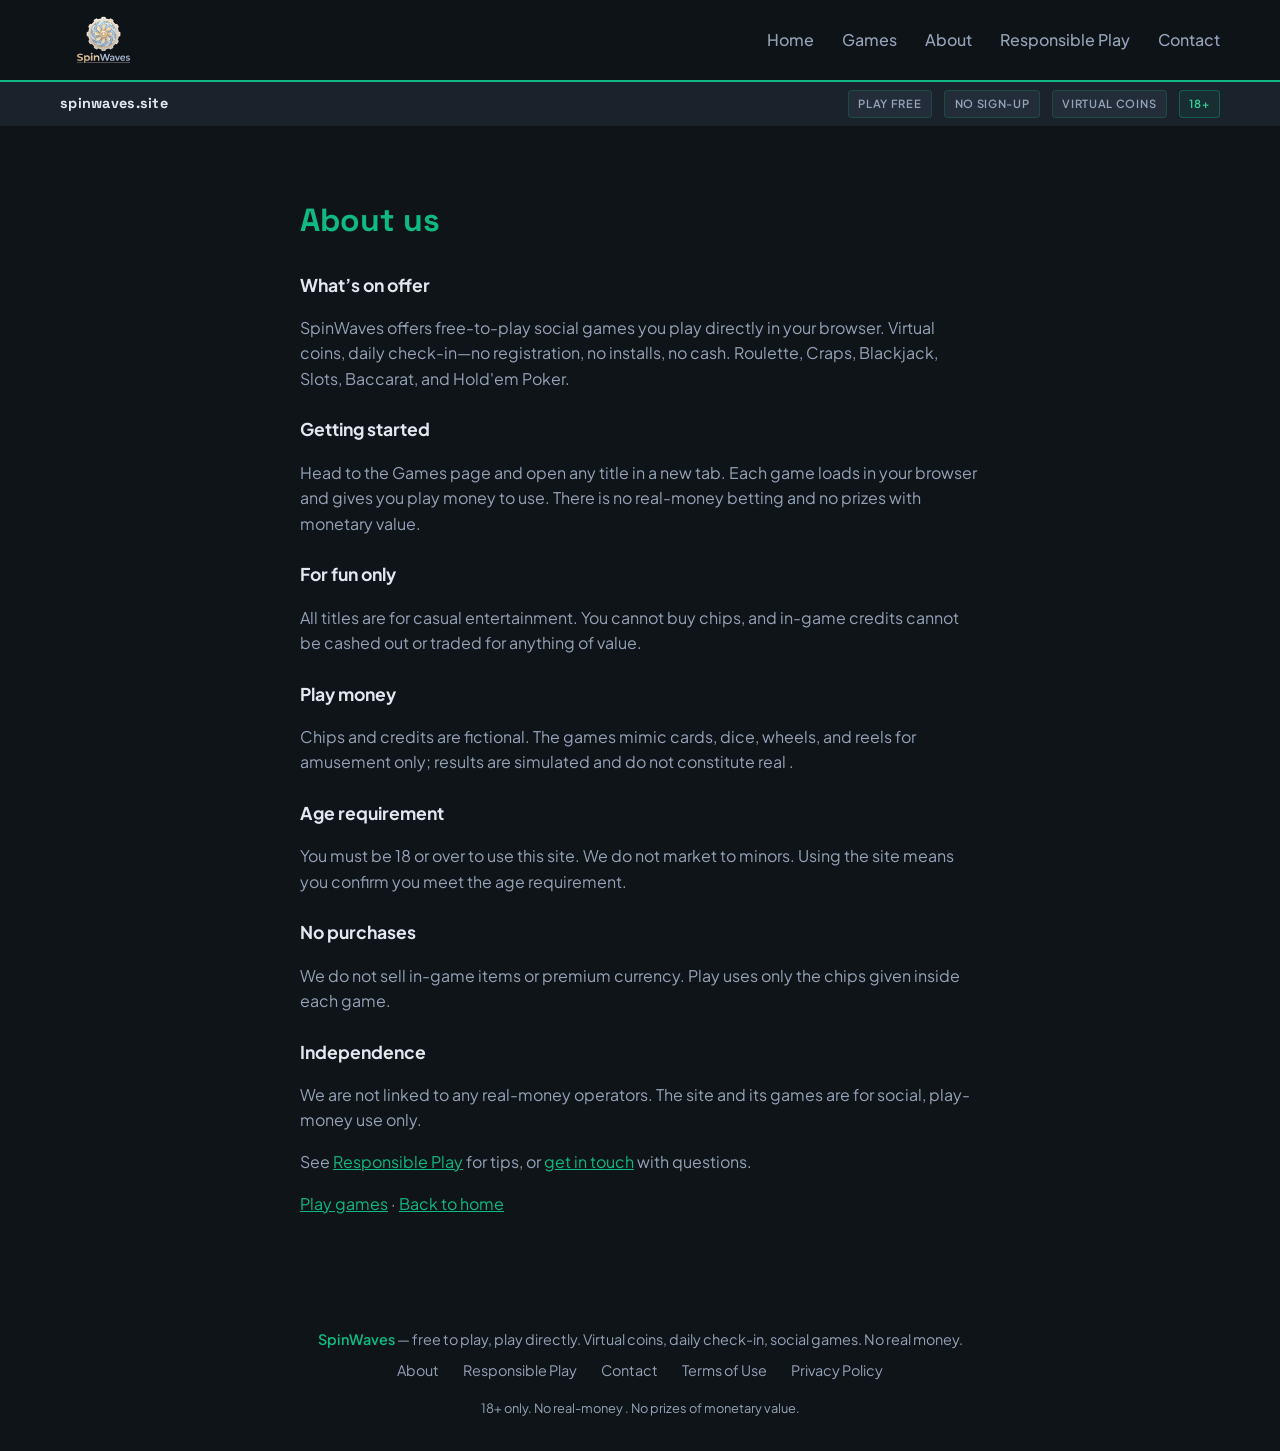
<file: about.html>
<!DOCTYPE html>
<html lang="en">
<head>
  <meta charset="UTF-8">
  <meta name="viewport" content="width=device-width, initial-scale=1.0">
  <link rel="icon" type="image/x-icon" href="assets/favi.ico">
  <meta name="description" content="SpinWaves: free-to-play social games. Play directly with virtual coins, daily check-in. No sign-up, no real money, no cash prizes.">
  <title>About – SpinWaves</title>
  <link rel="stylesheet" href="styles.css">
  <link rel="preconnect" href="https://fonts.googleapis.com">
  <link rel="preconnect" href="https://fonts.gstatic.com" crossorigin>
  <link href="https://fonts.googleapis.com/css2?family=Plus+Jakarta+Sans:wght@400;500;600;700&family=Space+Grotesk:wght@500;600;700&display=swap" rel="stylesheet">
</head>
<body>
  <header class="header">
    <div class="container header-inner">
      <a href="index.html" class="logo"><img src="assets/logo.webp" alt="SpinWaves" class="logo-img"></a>
      <button type="button" class="nav-toggle" aria-label="Open menu" aria-expanded="false" aria-controls="main-nav">
        <span class="nav-toggle-bar"></span>
        <span class="nav-toggle-bar"></span>
        <span class="nav-toggle-bar"></span>
      </button>
      <nav class="nav" id="main-nav">
        <a href="index.html">Home</a>
        <a href="games.html">Games</a>
        <a href="about.html" class="nav-active">About</a>
        <a href="responsible-play.html">Responsible Play</a>
        <a href="contact.html">Contact</a>
      </nav>
    </div>
  </header>

  <div class="social-casino-strip" role="status">
    <div class="container strip-inner">
      <span class="strip-brand">spinwaves.site</span>
      <span class="strip-tags">
        <span class="strip-tag">Play free</span>
        <span class="strip-tag">No sign-up</span>
        <span class="strip-tag">Virtual coins</span>
        <span class="strip-tag strip-tag-age">18+</span>
      </span>
    </div>
  </div>

  <main class="container page-content">
    <h1>About us</h1>

    <h2>What’s on offer</h2>
    <p>SpinWaves offers free-to-play social games you play directly in your browser. Virtual coins, daily check-in—no registration, no installs, no cash. Roulette, Craps, Blackjack, Slots, Baccarat, and Hold'em Poker.</p>

    <h2>Getting started</h2>
    <p>Head to the Games page and open any title in a new tab. Each game loads in your browser and gives you play money to use. There is no real-money betting and no prizes with monetary value.</p>

    <h2>For fun only</h2>
    <p>All titles are for casual entertainment. You cannot buy chips, and in-game credits cannot be cashed out or traded for anything of value.</p>

    <h2>Play money</h2>
    <p>Chips and credits are fictional. The games mimic cards, dice, wheels, and reels for amusement only; results are simulated and do not constitute real .</p>

    <h2>Age requirement</h2>
    <p>You must be 18 or over to use this site. We do not market to minors. Using the site means you confirm you meet the age requirement.</p>

    <h2>No purchases</h2>
    <p>We do not sell in-game items or premium currency. Play uses only the chips given inside each game.</p>

    <h2>Independence</h2>
    <p>We are not linked to any real-money  operators. The site and its games are for social, play-money use only.</p>

    <p>See <a href="responsible-play.html">Responsible Play</a> for tips, or <a href="contact.html">get in touch</a> with questions.</p>

    <p><a href="games.html">Play games</a> · <a href="index.html">Back to home</a></p>
  </main>

  <footer class="footer">
    <div class="container">
      <p class="footer-tagline"><span class="social-badge">SpinWaves</span> — free to play, play directly. Virtual coins, daily check-in, social games. No real money.</p>
      <nav class="footer-nav">
        <a href="about.html">About</a>
        <a href="responsible-play.html">Responsible Play</a>
        <a href="contact.html">Contact</a>
        <a href="terms-of-use.html">Terms of Use</a>
        <a href="privacy-policy.html">Privacy Policy</a>
      </nav>
      <p class="footer-age">18+ only. No real-money . No prizes of monetary value.</p>
    </div>
  </footer>
  <script src="main.js"></script>
</body>
</html>
</file>
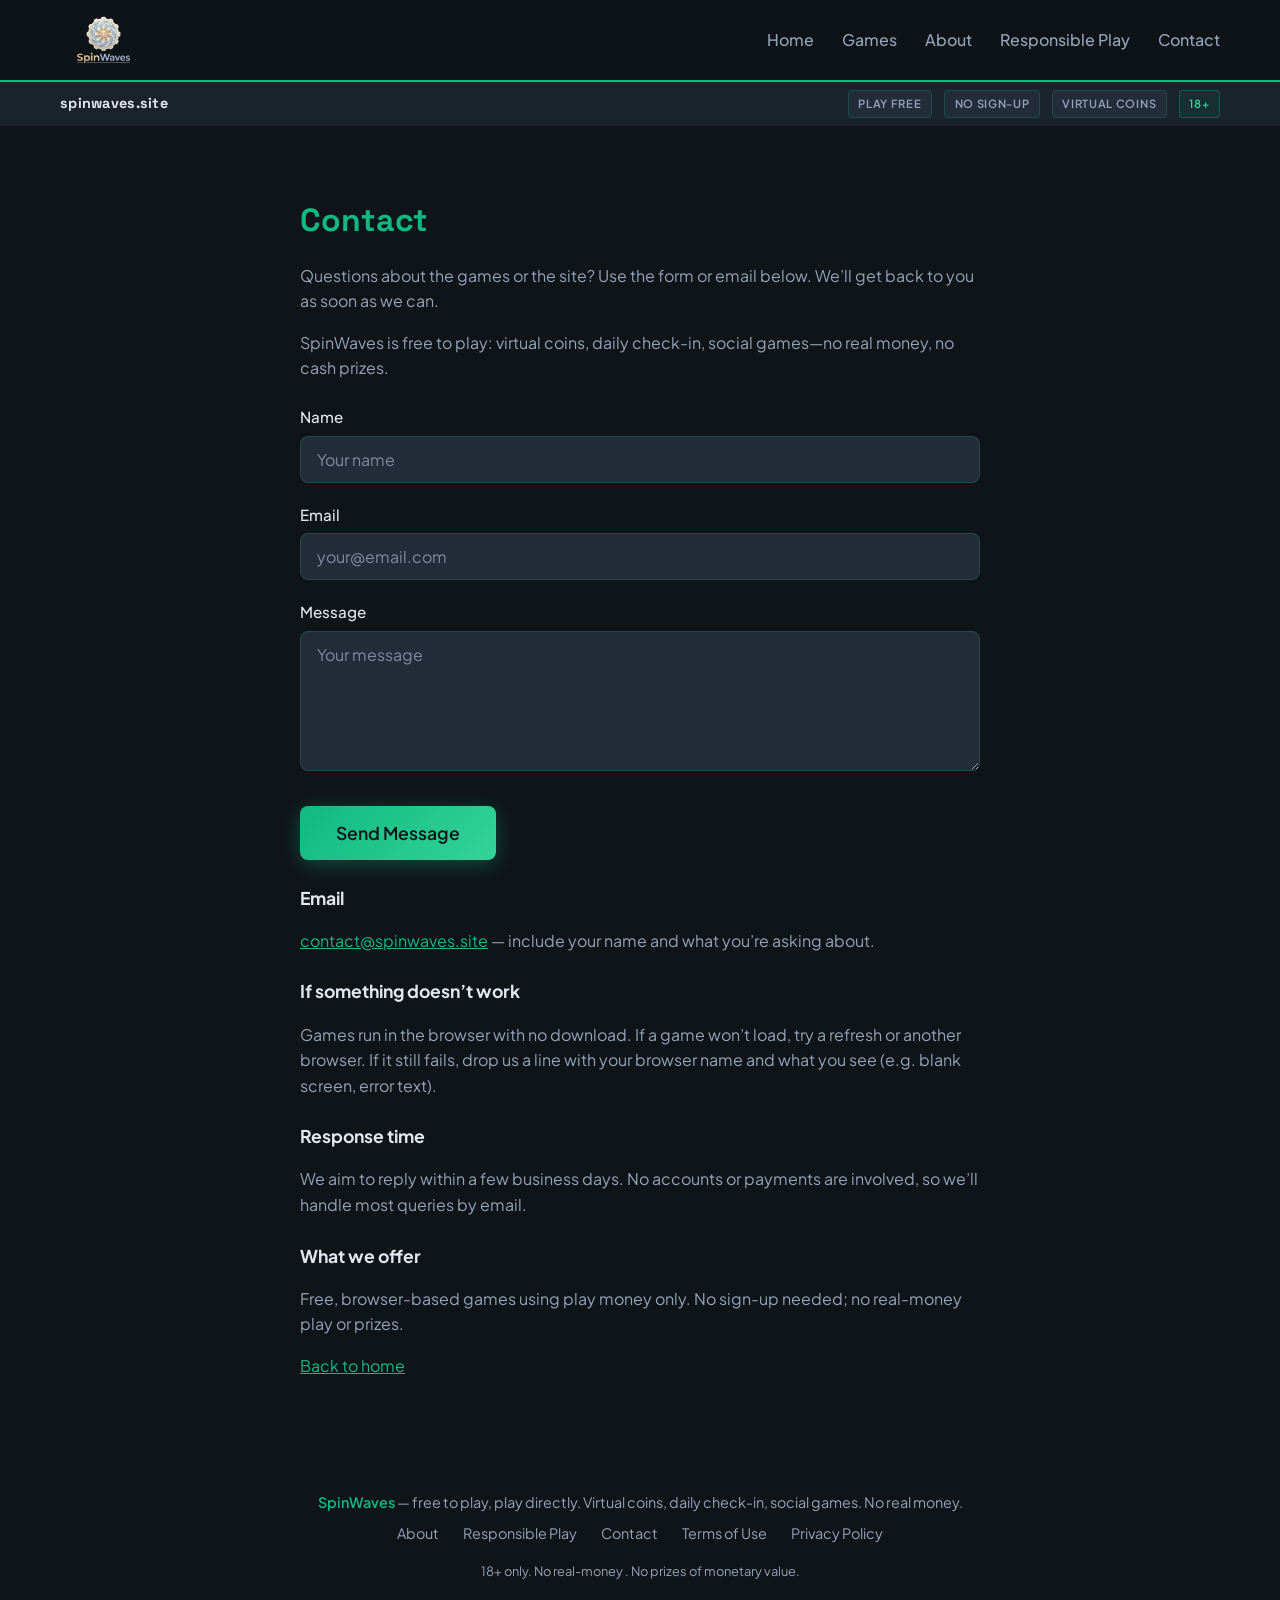
<file: contact.html>
<!DOCTYPE html>
<html lang="en">
<head>
  <meta charset="UTF-8">
  <meta name="viewport" content="width=device-width, initial-scale=1.0">
  <link rel="icon" type="image/x-icon" href="assets/favi.ico">
  <meta name="description" content="Get in touch. Questions about our free play-for-fun games or the site? We're here to help.">
  <title>Contact – SpinWaves</title>
  <link rel="stylesheet" href="styles.css">
  <link rel="preconnect" href="https://fonts.googleapis.com">
  <link rel="preconnect" href="https://fonts.gstatic.com" crossorigin>
  <link href="https://fonts.googleapis.com/css2?family=Plus+Jakarta+Sans:wght@400;500;600;700&family=Space+Grotesk:wght@500;600;700&display=swap" rel="stylesheet">
</head>
<body>
  <header class="header">
    <div class="container header-inner">
      <a href="index.html" class="logo"><img src="assets/logo.webp" alt="SpinWaves" class="logo-img"></a>
      <button type="button" class="nav-toggle" aria-label="Open menu" aria-expanded="false" aria-controls="main-nav">
        <span class="nav-toggle-bar"></span>
        <span class="nav-toggle-bar"></span>
        <span class="nav-toggle-bar"></span>
      </button>
      <nav class="nav" id="main-nav">
        <a href="index.html">Home</a>
        <a href="games.html">Games</a>
        <a href="about.html">About</a>
        <a href="responsible-play.html">Responsible Play</a>
        <a href="contact.html" class="nav-active">Contact</a>
      </nav>
    </div>
  </header>

  <div class="social-casino-strip" role="status">
    <div class="container strip-inner">
      <span class="strip-brand">spinwaves.site</span>
      <span class="strip-tags">
        <span class="strip-tag">Play free</span>
        <span class="strip-tag">No sign-up</span>
        <span class="strip-tag">Virtual coins</span>
        <span class="strip-tag strip-tag-age">18+</span>
      </span>
    </div>
  </div>

  <main class="container page-content">
    <h1>Contact</h1>
    <p>Questions about the games or the site? Use the form or email below. We’ll get back to you as soon as we can.</p>
    <p>SpinWaves is free to play: virtual coins, daily check-in, social games—no real money, no cash prizes.</p>

    <form class="contact-form" id="contact-form" action="#" method="post">
      <div class="form-group">
        <label for="contact-name">Name</label>
        <input type="text" id="contact-name" name="name" placeholder="Your name" required>
      </div>
      <div class="form-group">
        <label for="contact-email">Email</label>
        <input type="email" id="contact-email" name="email" placeholder="your@email.com" required>
      </div>
      <div class="form-group">
        <label for="contact-message">Message</label>
        <textarea id="contact-message" name="message" placeholder="Your message" required></textarea>
      </div>
      <button type="submit" class="cta-btn">Send Message</button>
    </form>

    <h2>Email</h2>
    <p><a href="mailto:contact@spinwaves.site">contact@spinwaves.site</a> — include your name and what you’re asking about.</p>

    <h2>If something doesn’t work</h2>
    <p>Games run in the browser with no download. If a game won’t load, try a refresh or another browser. If it still fails, drop us a line with your browser name and what you see (e.g. blank screen, error text).</p>

    <h2>Response time</h2>
    <p>We aim to reply within a few business days. No accounts or payments are involved, so we’ll handle most queries by email.</p>

    <h2>What we offer</h2>
    <p>Free, browser-based games using play money only. No sign-up needed; no real-money play or prizes.</p>

    <p><a href="index.html">Back to home</a></p>
  </main>

  <footer class="footer">
    <div class="container">
      <p class="footer-tagline"><span class="social-badge">SpinWaves</span> — free to play, play directly. Virtual coins, daily check-in, social games. No real money.</p>
      <nav class="footer-nav">
        <a href="about.html">About</a>
        <a href="responsible-play.html">Responsible Play</a>
        <a href="contact.html">Contact</a>
        <a href="terms-of-use.html">Terms of Use</a>
        <a href="privacy-policy.html">Privacy Policy</a>
      </nav>
      <p class="footer-age">18+ only. No real-money . No prizes of monetary value.</p>
    </div>
  </footer>
  <script src="main.js"></script>
  <script>
    document.getElementById('contact-form').addEventListener('submit', function(e) {
      e.preventDefault();
      var name = encodeURIComponent(document.getElementById('contact-name').value);
      var email = encodeURIComponent(document.getElementById('contact-email').value);
      var message = encodeURIComponent(document.getElementById('contact-message').value);
      var body = 'Name: ' + name + '%0D%0AEmail: ' + email + '%0D%0A%0D%0AMessage:%0D%0A' + message;
      window.location.href = 'mailto:contact@spinwaves.site?subject=SpinWaves%20Contact&body=' + body;
    });
  </script>
</body>
</html>
</file>
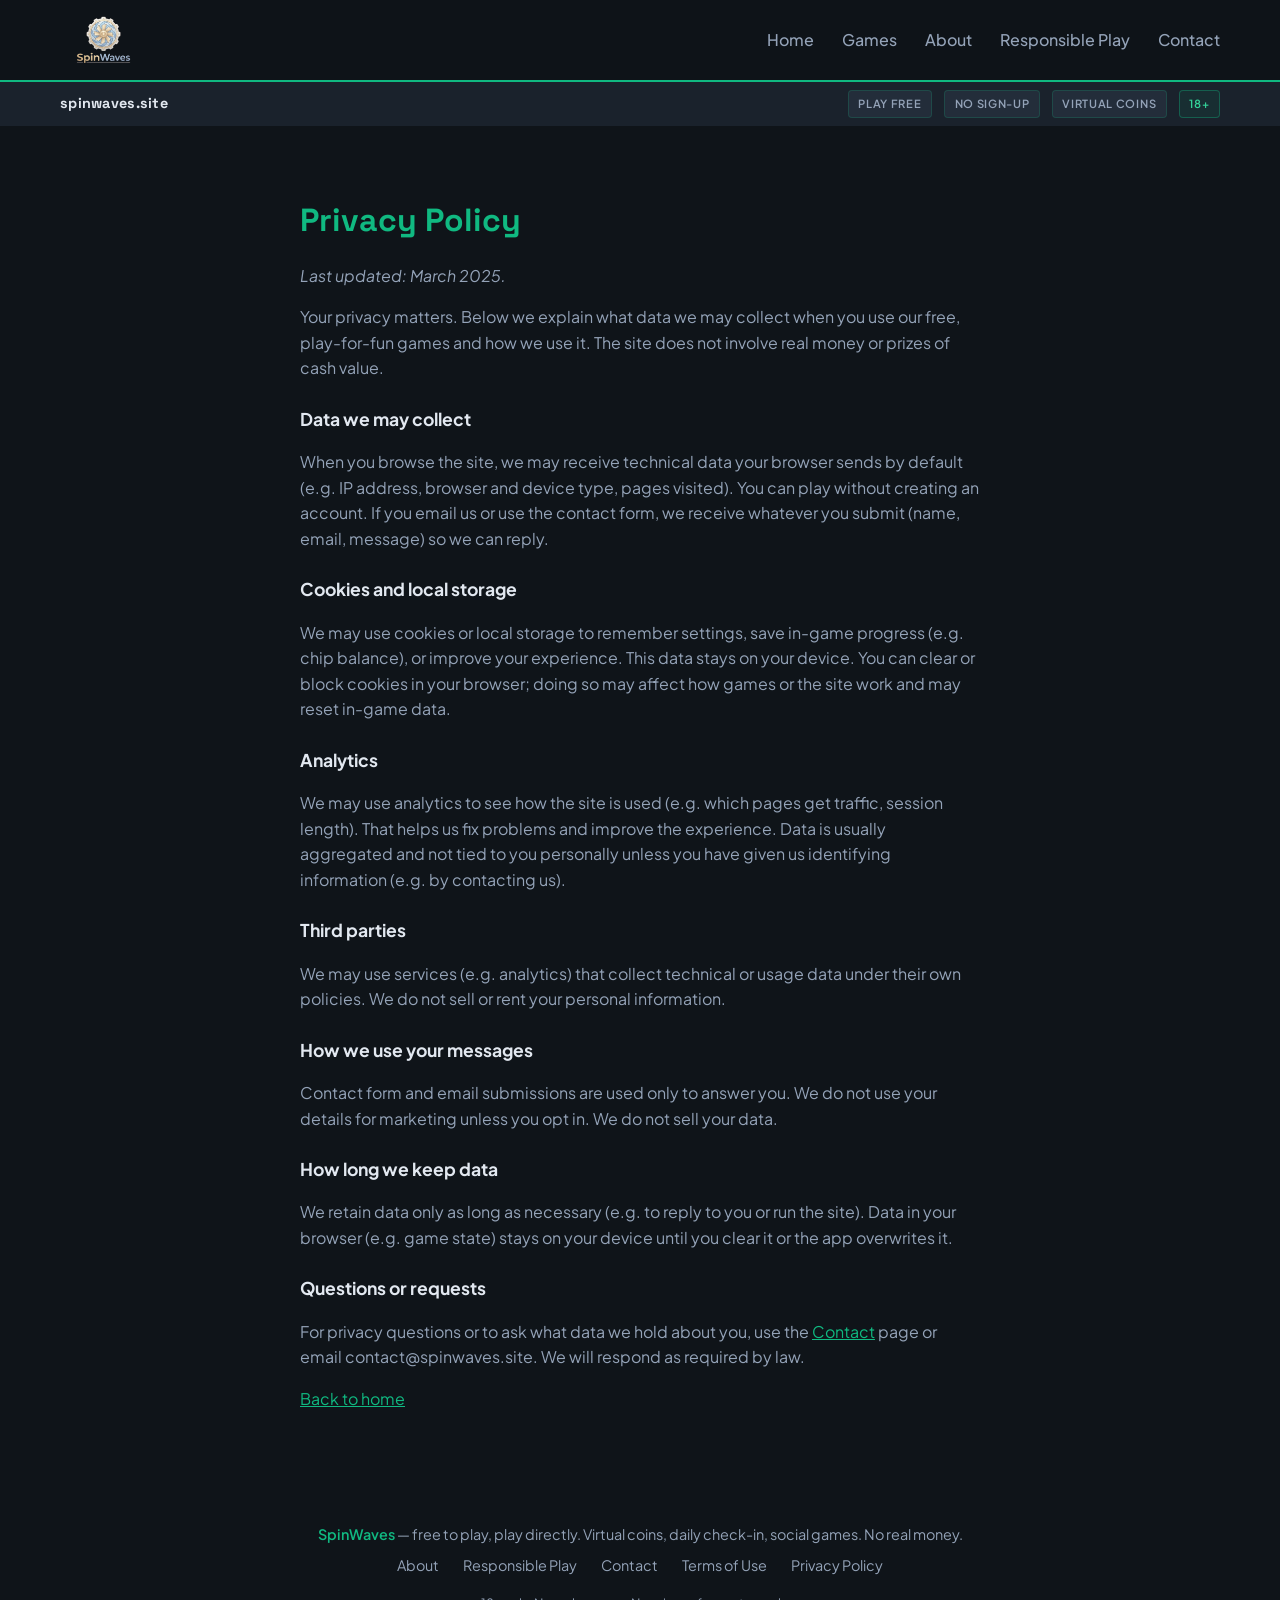
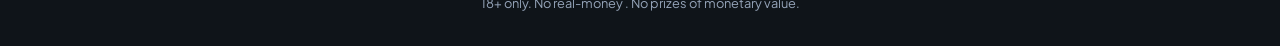
<file: privacy-policy.html>
<!DOCTYPE html>
<html lang="en">
<head>
  <meta charset="UTF-8">
  <meta name="viewport" content="width=device-width, initial-scale=1.0">
  <link rel="icon" type="image/x-icon" href="assets/favi.ico">
  <meta name="description" content="How we handle your data when you use our free play-for-fun games. No real money, no account required.">
  <title>Privacy Policy – SpinWaves</title>
  <link rel="stylesheet" href="styles.css">
  <link rel="preconnect" href="https://fonts.googleapis.com">
  <link rel="preconnect" href="https://fonts.gstatic.com" crossorigin>
  <link href="https://fonts.googleapis.com/css2?family=Plus+Jakarta+Sans:wght@400;500;600;700&family=Space+Grotesk:wght@500;600;700&display=swap" rel="stylesheet">
</head>
<body>
  <header class="header">
    <div class="container header-inner">
      <a href="index.html" class="logo"><img src="assets/logo.webp" alt="SpinWaves" class="logo-img"></a>
      <button type="button" class="nav-toggle" aria-label="Open menu" aria-expanded="false" aria-controls="main-nav">
        <span class="nav-toggle-bar"></span>
        <span class="nav-toggle-bar"></span>
        <span class="nav-toggle-bar"></span>
      </button>
      <nav class="nav" id="main-nav">
        <a href="index.html">Home</a>
        <a href="games.html">Games</a>
        <a href="about.html">About</a>
        <a href="responsible-play.html">Responsible Play</a>
        <a href="contact.html">Contact</a>
      </nav>
    </div>
  </header>

  <div class="social-casino-strip" role="status">
    <div class="container strip-inner">
      <span class="strip-brand">spinwaves.site</span>
      <span class="strip-tags">
        <span class="strip-tag">Play free</span>
        <span class="strip-tag">No sign-up</span>
        <span class="strip-tag">Virtual coins</span>
        <span class="strip-tag strip-tag-age">18+</span>
      </span>
    </div>
  </div>

  <main class="container page-content">
    <h1>Privacy Policy</h1>
    <p><em>Last updated: March 2025.</em></p>
    <p>Your privacy matters. Below we explain what data we may collect when you use our free, play-for-fun games and how we use it. The site does not involve real money or prizes of cash value.</p>

    <h2>Data we may collect</h2>
    <p>When you browse the site, we may receive technical data your browser sends by default (e.g. IP address, browser and device type, pages visited). You can play without creating an account. If you email us or use the contact form, we receive whatever you submit (name, email, message) so we can reply.</p>

    <h2>Cookies and local storage</h2>
    <p>We may use cookies or local storage to remember settings, save in-game progress (e.g. chip balance), or improve your experience. This data stays on your device. You can clear or block cookies in your browser; doing so may affect how games or the site work and may reset in-game data.</p>

    <h2>Analytics</h2>
    <p>We may use analytics to see how the site is used (e.g. which pages get traffic, session length). That helps us fix problems and improve the experience. Data is usually aggregated and not tied to you personally unless you have given us identifying information (e.g. by contacting us).</p>

    <h2>Third parties</h2>
    <p>We may use services (e.g. analytics) that collect technical or usage data under their own policies. We do not sell or rent your personal information.</p>

    <h2>How we use your messages</h2>
    <p>Contact form and email submissions are used only to answer you. We do not use your details for marketing unless you opt in. We do not sell your data.</p>

    <h2>How long we keep data</h2>
    <p>We retain data only as long as necessary (e.g. to reply to you or run the site). Data in your browser (e.g. game state) stays on your device until you clear it or the app overwrites it.</p>

    <h2>Questions or requests</h2>
    <p>For privacy questions or to ask what data we hold about you, use the <a href="contact.html">Contact</a> page or email contact@spinwaves.site. We will respond as required by law.</p>

    <p><a href="index.html">Back to home</a></p>
  </main>

  <footer class="footer">
    <div class="container">
      <p class="footer-tagline"><span class="social-badge">SpinWaves</span> — free to play, play directly. Virtual coins, daily check-in, social games. No real money.</p>
      <nav class="footer-nav">
        <a href="about.html">About</a>
        <a href="responsible-play.html">Responsible Play</a>
        <a href="contact.html">Contact</a>
        <a href="terms-of-use.html">Terms of Use</a>
        <a href="privacy-policy.html">Privacy Policy</a>
      </nav>
      <p class="footer-age">18+ only. No real-money . No prizes of monetary value.</p>
    </div>
  </footer>
  <script src="main.js"></script>
</body>
</html>
</file>
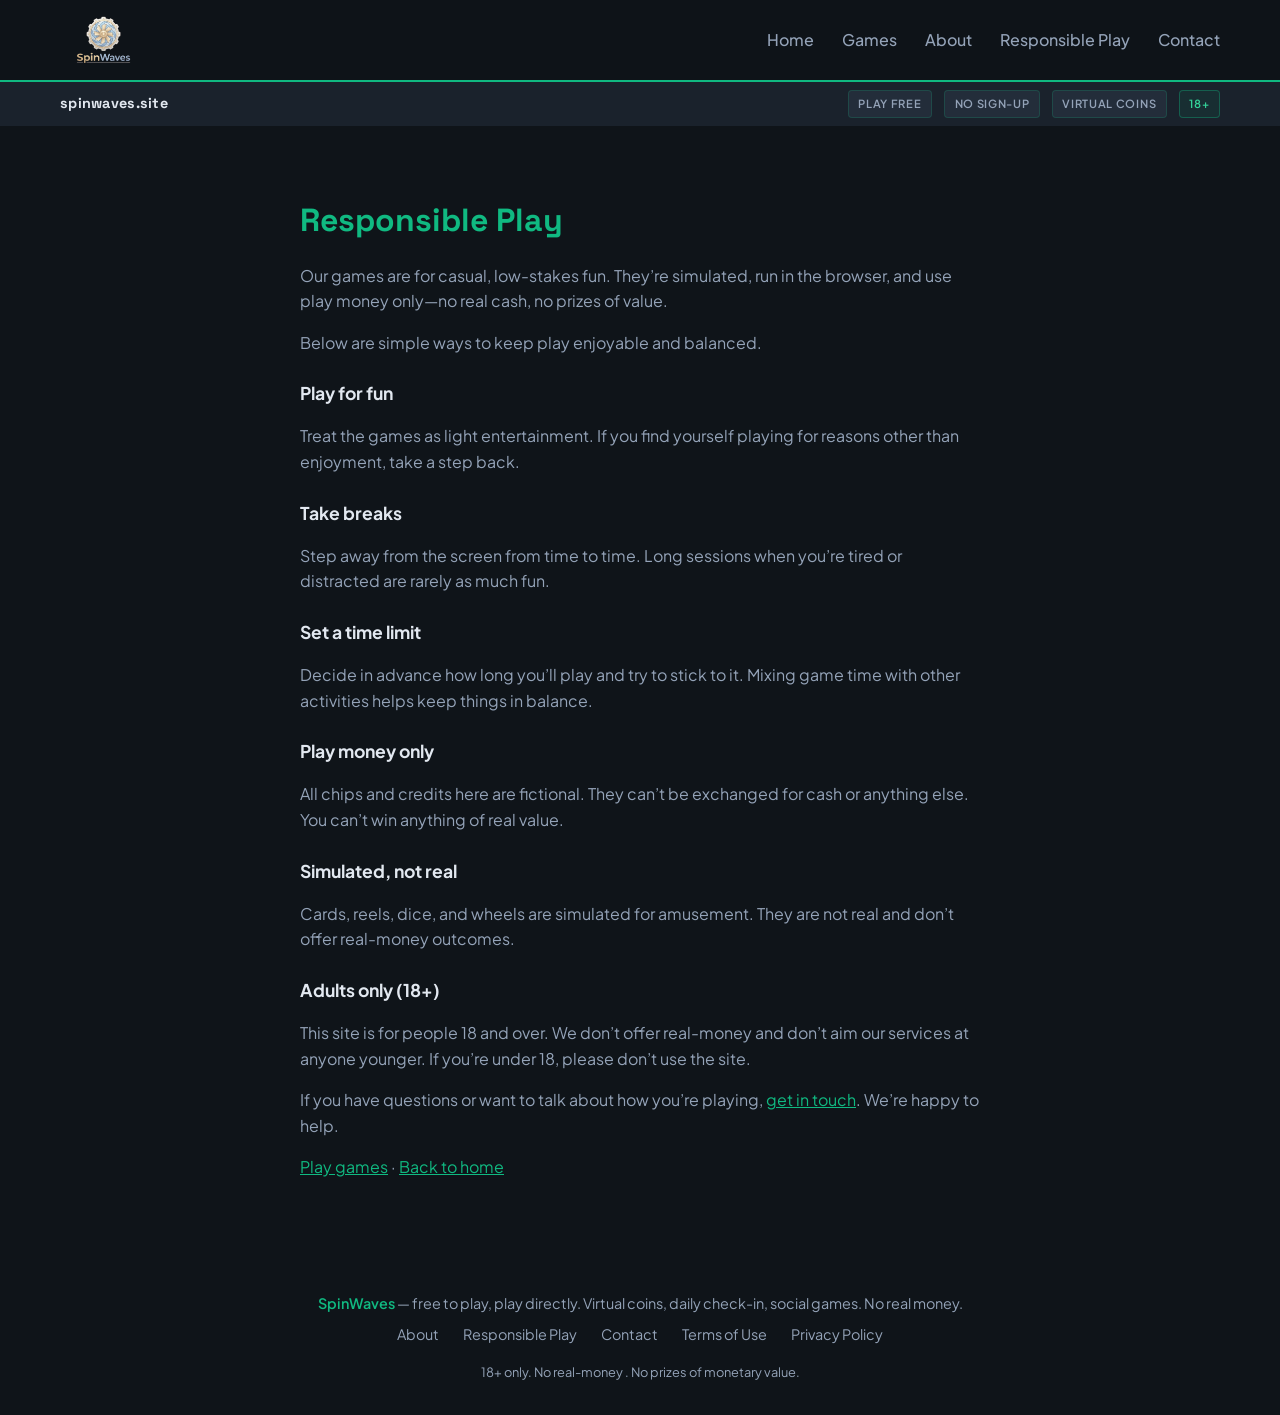
<file: responsible-play.html>
<!DOCTYPE html>
<html lang="en">
<head>
  <meta charset="UTF-8">
  <meta name="viewport" content="width=device-width, initial-scale=1.0">
  <link rel="icon" type="image/x-icon" href="assets/favi.ico">
  <meta name="description" content="Tips for healthy, fun play. Our games are simulated and use play money only—no real money.">
  <title>Responsible Play – SpinWaves</title>
  <link rel="stylesheet" href="styles.css">
  <link rel="preconnect" href="https://fonts.googleapis.com">
  <link rel="preconnect" href="https://fonts.gstatic.com" crossorigin>
  <link href="https://fonts.googleapis.com/css2?family=Plus+Jakarta+Sans:wght@400;500;600;700&family=Space+Grotesk:wght@500;600;700&display=swap" rel="stylesheet">
</head>
<body>
  <header class="header">
    <div class="container header-inner">
      <a href="index.html" class="logo"><img src="assets/logo.webp" alt="SpinWaves" class="logo-img"></a>
      <button type="button" class="nav-toggle" aria-label="Open menu" aria-expanded="false" aria-controls="main-nav">
        <span class="nav-toggle-bar"></span>
        <span class="nav-toggle-bar"></span>
        <span class="nav-toggle-bar"></span>
      </button>
      <nav class="nav" id="main-nav">
        <a href="index.html">Home</a>
        <a href="games.html">Games</a>
        <a href="about.html">About</a>
        <a href="responsible-play.html" class="nav-active">Responsible Play</a>
        <a href="contact.html">Contact</a>
      </nav>
    </div>
  </header>

  <div class="social-casino-strip" role="status">
    <div class="container strip-inner">
      <span class="strip-brand">spinwaves.site</span>
      <span class="strip-tags">
        <span class="strip-tag">Play free</span>
        <span class="strip-tag">No sign-up</span>
        <span class="strip-tag">Virtual coins</span>
        <span class="strip-tag strip-tag-age">18+</span>
      </span>
    </div>
  </div>

  <main class="container page-content">
    <h1>Responsible Play</h1>
    <p>Our games are for casual, low-stakes fun. They’re simulated, run in the browser, and use play money only—no real cash, no prizes of value.</p>
    <p>Below are simple ways to keep play enjoyable and balanced.</p>

    <h2>Play for fun</h2>
    <p>Treat the games as light entertainment. If you find yourself playing for reasons other than enjoyment, take a step back.</p>

    <h2>Take breaks</h2>
    <p>Step away from the screen from time to time. Long sessions when you’re tired or distracted are rarely as much fun.</p>

    <h2>Set a time limit</h2>
    <p>Decide in advance how long you’ll play and try to stick to it. Mixing game time with other activities helps keep things in balance.</p>

    <h2>Play money only</h2>
    <p>All chips and credits here are fictional. They can’t be exchanged for cash or anything else. You can’t win anything of real value.</p>

    <h2>Simulated, not real </h2>
    <p>Cards, reels, dice, and wheels are simulated for amusement. They are not real  and don’t offer real-money outcomes.</p>

    <h2>Adults only (18+)</h2>
    <p>This site is for people 18 and over. We don’t offer real-money  and don’t aim our services at anyone younger. If you’re under 18, please don’t use the site.</p>

    <p>If you have questions or want to talk about how you’re playing, <a href="contact.html">get in touch</a>. We’re happy to help.</p>

    <p><a href="games.html">Play games</a> · <a href="index.html">Back to home</a></p>
  </main>

  <footer class="footer">
    <div class="container">
      <p class="footer-tagline"><span class="social-badge">SpinWaves</span> — free to play, play directly. Virtual coins, daily check-in, social games. No real money.</p>
      <nav class="footer-nav">
        <a href="about.html">About</a>
        <a href="responsible-play.html">Responsible Play</a>
        <a href="contact.html">Contact</a>
        <a href="terms-of-use.html">Terms of Use</a>
        <a href="privacy-policy.html">Privacy Policy</a>
      </nav>
      <p class="footer-age">18+ only. No real-money . No prizes of monetary value.</p>
    </div>
  </footer>
  <script src="main.js"></script>
</body>
</html>
</file>
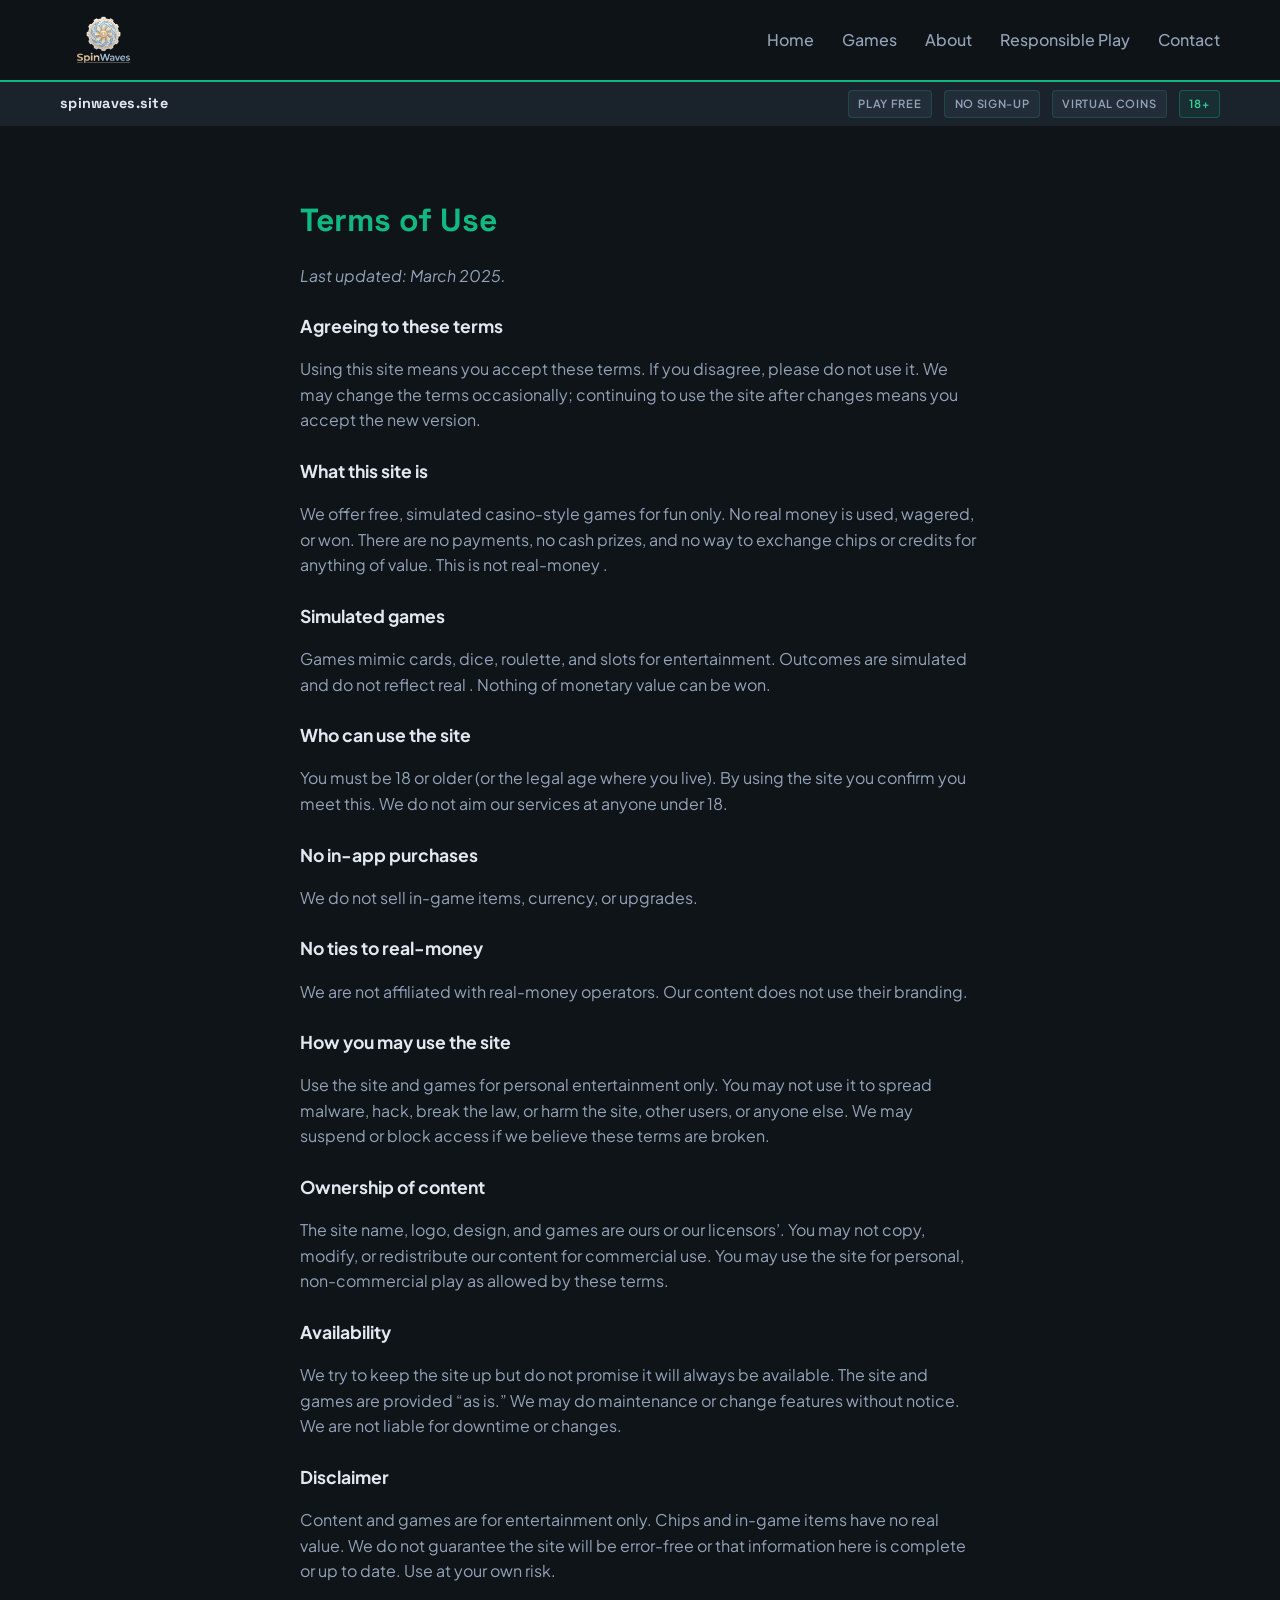
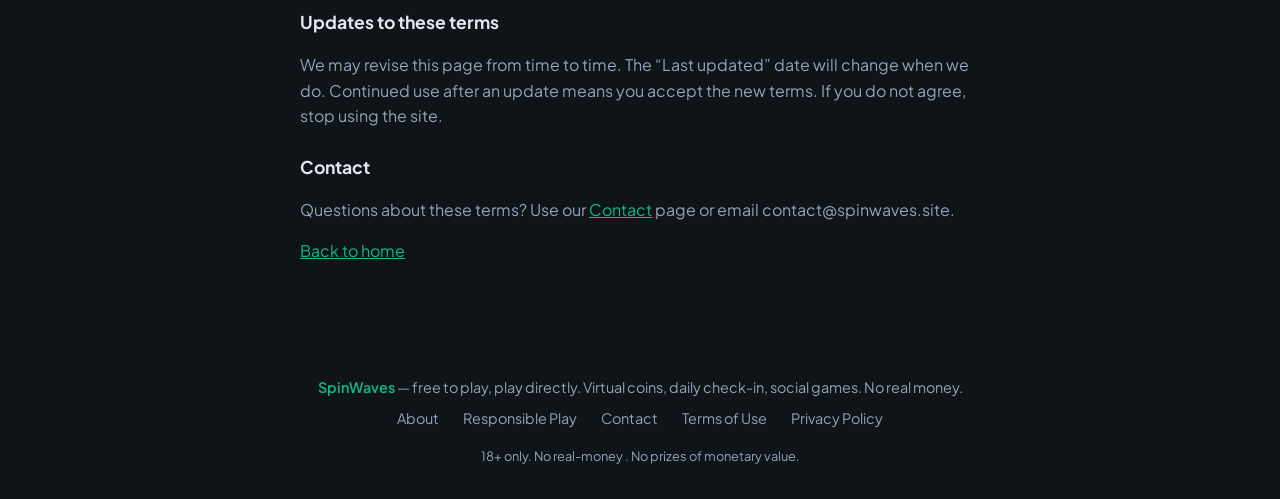
<file: terms-of-use.html>
<!DOCTYPE html>
<html lang="en">
<head>
  <meta charset="UTF-8">
  <meta name="viewport" content="width=device-width, initial-scale=1.0">
  <link rel="icon" type="image/x-icon" href="assets/favi.ico">
  <meta name="description" content="Rules for using our free play-for-fun games. Entertainment only; no real money or cash prizes.">
  <title>Terms of Use – SpinWaves</title>
  <link rel="stylesheet" href="styles.css">
  <link rel="preconnect" href="https://fonts.googleapis.com">
  <link rel="preconnect" href="https://fonts.gstatic.com" crossorigin>
  <link href="https://fonts.googleapis.com/css2?family=Plus+Jakarta+Sans:wght@400;500;600;700&family=Space+Grotesk:wght@500;600;700&display=swap" rel="stylesheet">
</head>
<body>
  <header class="header">
    <div class="container header-inner">
      <a href="index.html" class="logo"><img src="assets/logo.webp" alt="SpinWaves" class="logo-img"></a>
      <button type="button" class="nav-toggle" aria-label="Open menu" aria-expanded="false" aria-controls="main-nav">
        <span class="nav-toggle-bar"></span>
        <span class="nav-toggle-bar"></span>
        <span class="nav-toggle-bar"></span>
      </button>
      <nav class="nav" id="main-nav">
        <a href="index.html">Home</a>
        <a href="games.html">Games</a>
        <a href="about.html">About</a>
        <a href="responsible-play.html">Responsible Play</a>
        <a href="contact.html">Contact</a>
      </nav>
    </div>
  </header>

  <div class="social-casino-strip" role="status">
    <div class="container strip-inner">
      <span class="strip-brand">spinwaves.site</span>
      <span class="strip-tags">
        <span class="strip-tag">Play free</span>
        <span class="strip-tag">No sign-up</span>
        <span class="strip-tag">Virtual coins</span>
        <span class="strip-tag strip-tag-age">18+</span>
      </span>
    </div>
  </div>

  <main class="container page-content">
    <h1>Terms of Use</h1>
    <p><em>Last updated: March 2025.</em></p>

    <h2>Agreeing to these terms</h2>
    <p>Using this site means you accept these terms. If you disagree, please do not use it. We may change the terms occasionally; continuing to use the site after changes means you accept the new version.</p>

    <h2>What this site is</h2>
    <p>We offer free, simulated casino-style games for fun only. No real money is used, wagered, or won. There are no payments, no cash prizes, and no way to exchange chips or credits for anything of value. This is not real-money .</p>

    <h2>Simulated games</h2>
    <p>Games mimic cards, dice, roulette, and slots for entertainment. Outcomes are simulated and do not reflect real . Nothing of monetary value can be won.</p>

    <h2>Who can use the site</h2>
    <p>You must be 18 or older (or the legal age where you live). By using the site you confirm you meet this. We do not aim our services at anyone under 18.</p>

    <h2>No in-app purchases</h2>
    <p>We do not sell in-game items, currency, or upgrades.</p>

    <h2>No ties to real-money </h2>
    <p>We are not affiliated with real-money  operators. Our content does not use their branding.</p>

    <h2>How you may use the site</h2>
    <p>Use the site and games for personal entertainment only. You may not use it to spread malware, hack, break the law, or harm the site, other users, or anyone else. We may suspend or block access if we believe these terms are broken.</p>

    <h2>Ownership of content</h2>
    <p>The site name, logo, design, and games are ours or our licensors’. You may not copy, modify, or redistribute our content for commercial use. You may use the site for personal, non-commercial play as allowed by these terms.</p>

    <h2>Availability</h2>
    <p>We try to keep the site up but do not promise it will always be available. The site and games are provided “as is.” We may do maintenance or change features without notice. We are not liable for downtime or changes.</p>

    <h2>Disclaimer</h2>
    <p>Content and games are for entertainment only. Chips and in-game items have no real value. We do not guarantee the site will be error-free or that information here is complete or up to date. Use at your own risk.</p>

    <h2>Updates to these terms</h2>
    <p>We may revise this page from time to time. The “Last updated” date will change when we do. Continued use after an update means you accept the new terms. If you do not agree, stop using the site.</p>

    <h2>Contact</h2>
    <p>Questions about these terms? Use our <a href="contact.html">Contact</a> page or email contact@spinwaves.site.</p>

    <p><a href="index.html">Back to home</a></p>
  </main>

  <footer class="footer">
    <div class="container">
      <p class="footer-tagline"><span class="social-badge">SpinWaves</span> — free to play, play directly. Virtual coins, daily check-in, social games. No real money.</p>
      <nav class="footer-nav">
        <a href="about.html">About</a>
        <a href="responsible-play.html">Responsible Play</a>
        <a href="contact.html">Contact</a>
        <a href="terms-of-use.html">Terms of Use</a>
        <a href="privacy-policy.html">Privacy Policy</a>
      </nav>
      <p class="footer-age">18+ only. No real-money . No prizes of monetary value.</p>
    </div>
  </footer>
  <script src="main.js"></script>
</body>
</html>
</file>
<file: styles.css>
:root {
  /* SpinWaves — refreshed theme: emerald + slate. Free play, virtual credits, no real money. */
  --bg-dark: #0f1419;
  --bg-panel: #151c23;
  --bg-card: #1a222c;
  --bg-elevated: #232d3a;
  --primary: #10b981;
  --primary-light: #34d399;
  --primary-dim: #059669;
  --accent: #06b6d4;
  --accent-soft: #22d3ee;
  --accent-glow: rgba(16, 185, 129, 0.35);
  --text: #e2e8f0;
  --text-muted: #94a3b8;
  --border: rgba(16, 185, 129, 0.2);
  --radius: 8px;
  --radius-lg: 14px;
  --font-sans: 'Plus Jakarta Sans', -apple-system, sans-serif;
  --font-display: 'Space Grotesk', sans-serif;

}

*,
*::before,
*::after {
  box-sizing: border-box;
}

html {
  scroll-behavior: smooth;
  -webkit-text-size-adjust: 100%;
}

body {
  margin: 0;
  font-family: var(--font-sans);
  background: var(--bg-dark);
  color: var(--text);
  line-height: 1.6;
  min-height: 100vh;
  overflow-x: hidden;
}

/* Top strip: brand left, tags right — distinct from old single-line bar */
.social-casino-strip {
  background: var(--bg-card);
  border-top: 2px solid var(--primary);
  padding: 0.5rem 0;
}

.strip-inner {
  display: flex;
  flex-wrap: wrap;
  align-items: center;
  justify-content: space-between;
  gap: 0.5rem 1rem;
}

.strip-brand {
  font-family: var(--font-display);
  font-size: 0.9rem;
  font-weight: 700;
  color: var(--text);
  letter-spacing: 0.02em;
}

.strip-tags {
  display: flex;
  flex-wrap: wrap;
  align-items: center;
  gap: 0.35rem 0.75rem;
}

.strip-tag {
  display: inline-block;
  padding: 0.25rem 0.6rem;
  font-size: 0.7rem;
  font-weight: 600;
  text-transform: uppercase;
  letter-spacing: 0.06em;
  color: var(--text-muted);
  background: var(--bg-elevated);
  border: 1px solid var(--border);
  border-radius: 4px;
}

.strip-tag-age {
  color: var(--primary-light);
  border-color: rgba(16, 185, 129, 0.35);
  background: rgba(16, 185, 129, 0.08);
}

@media (max-width: 480px) {
  .strip-inner {
    justify-content: center;
    text-align: center;
  }
  .strip-tags {
    justify-content: center;
  }
}

/* Legacy: keep .no-money if used elsewhere */
.social-casino-strip .no-money {
  color: var(--accent);
  font-weight: 600;
}

.container {
  width: 100%;
  max-width: 1200px;
  margin: 0 auto;
  padding: 0 1.25rem;
}

.header {
  position: sticky;
  top: 0;
  z-index: 100;
  background: rgba(15, 20, 25, 0.97);
  backdrop-filter: blur(12px);
}

.header-inner {
  display: flex;
  align-items: center;
  justify-content: space-between;
  padding: 1rem 1.25rem;
  position: relative;
}


.nav-toggle {
  display: none;
  flex-direction: column;
  justify-content: center;
  align-items: center;
  width: 44px;
  height: 44px;
  padding: 10px;
  background: transparent;
  border: none;
  cursor: pointer;
  gap: 5px;
  border-radius: var(--radius);
  transition: background 0.2s;
}

.nav-toggle:hover {
  background: rgba(16, 185, 129, 0.2);
}

.nav-toggle-bar {
  display: block;
  width: 22px;
  height: 2px;
  background: var(--primary);
  border-radius: 1px;
  transition: transform 0.25s ease, opacity 0.25s ease;
}

.header.nav-open .nav-toggle-bar:nth-child(1) {
  transform: translateY(7px) rotate(45deg);
}

.header.nav-open .nav-toggle-bar:nth-child(2) {
  opacity: 0;
}

.header.nav-open .nav-toggle-bar:nth-child(3) {
  transform: translateY(-7px) rotate(-45deg);
}

.logo {
  font-family: var(--font-display);
  font-size: 1.75rem;
  font-weight: 700;
  color: var(--primary);
  text-decoration: none;
  letter-spacing: 0.02em;
  display: flex;
  align-items: center;
}

.logo-img {
  height: 3rem;
  max-height: 56px;
  width: auto;
  display: block;
  object-fit: contain;
}

.logo:hover {
  color: var(--primary-light);
}

.logo:hover .logo-img {
  opacity: 0.95;
}

.nav {
  display: flex;
  gap: 1.75rem;
}

.nav a {
  color: var(--text-muted);
  text-decoration: none;
  font-weight: 500;
  transition: color 0.2s;
}

.nav a:hover {
  color: var(--primary);
}

.nav-active {
  color: var(--primary);
}


.hero {
  padding: 4rem 0 5rem;
  text-align: start;
  background: linear-gradient(180deg, var(--bg-dark) 0%, var(--bg-card) 100%);
  position: relative;
  overflow: hidden;
}

.hero::before {
  content: '';
  position: absolute;
  top: -50%;
  left: 50%;
  transform: translateX(-50%);
  width: 120%;
  height: 80%;
  background: radial-gradient(ellipse, rgba(16, 185, 129, 0.08) 0%, transparent 60%);
  pointer-events: none;
}

.hero-content {
  position: relative;
  z-index: 1;
}

.hero-title {
  font-family: var(--font-display);
  font-size: clamp(2rem, 5vw, 3.25rem);
  font-weight: 700;
  color: var(--text);
  margin: 0 0 1rem;
  line-height: 1.2;
}

.hero-subtitle {
  font-size: 1.15rem;
  color: var(--text-muted);
  max-width: 560px;
  margin: 0 auto 0.75rem;
}

.hero-desc {
  font-size: 1rem;
  color: var(--text-muted);
  max-width: 480px;
  margin: 0 auto 1.5rem;
}

.hero-compliance {
  font-size: 0.875rem;
  color: var(--text-muted);
  margin: 1rem 0 0;
}


.hero-split {
  padding: 4rem 0 5rem;
  background: linear-gradient(180deg, var(--bg-dark) 0%, var(--bg-panel) 100%);
  position: relative;
  overflow: hidden;
}

.hero-split::before {
  content: '';
  position: absolute;
  top: -30%;
  left: 50%;
  transform: translateX(-50%);
  width: 100%;
  height: 80%;
  background: radial-gradient(ellipse, rgba(16, 185, 129, 0.08) 0%, transparent 60%);
  pointer-events: none;
}

.hero-inner {
  display: grid;
  grid-template-columns: 1fr 1fr;
  gap: 3rem;
  align-items: center;
  position: relative;
  z-index: 1;
}

.hero-text .hero-title {
  font-size: clamp(1.85rem, 4vw, 2.75rem);
  text-align: left;
  margin-bottom: 0.75rem;
}

.hero-lead {
  font-size: 1.15rem;
  color: var(--text-muted);
  margin: 0 0 1.5rem;
  max-width: 420px;
}

.hero-actions {
  display: flex;
  flex-wrap: wrap;
  align-items: center;
  gap: 1.25rem;
  margin-bottom: 1.25rem;
}

.hero-actions .cta-btn {
  margin-top: 0;
}

.hero-links {
  display: flex;
  gap: 1rem;
}

.hero-links a {
  color: var(--primary);
  text-decoration: none;
  font-weight: 500;
  font-size: 0.95rem;
}

.hero-links a:hover {
  color: var(--primary-light);
  text-decoration: underline;
}

.hero-note {
  font-size: 0.8rem;
  color: var(--text-muted);
  margin: 0;
  text-align: start;
}

.hero-visual {
  position: relative;
  min-height: 200px;
  display: flex;
  align-items: center;
  justify-content: center;
}

.hero-blob {
  width: 180px;
  height: 180px;
  border-radius: 40% 60% 70% 30% / 40% 50% 60% 50%;
  background: linear-gradient(135deg, rgba(16, 185, 129, 0.15) 0%, rgba(94, 200, 183, 0.08) 100%);
  animation: blob 8s ease-in-out infinite;
}

.hero-dots {
  position: absolute;
  inset: 0;
  display: grid;
  grid-template-columns: repeat(3, 1fr);
  gap: 1rem;
  place-items: center;
  pointer-events: none;
}

.hero-dots span {
  width: 8px;
  height: 8px;
  border-radius: 50%;
  background: var(--primary);
  opacity: 0.4;
}

@keyframes blob {
  0%, 100% { border-radius: 40% 60% 70% 30% / 40% 50% 60% 50%; transform: rotate(0deg); }
  50% { border-radius: 60% 40% 30% 70% / 60% 30% 70% 40%; transform: rotate(180deg); }
}

/* ========== Home page: different section UI and order ========== */
.home .hero-center {
  padding: 3rem 0 4rem;
  background: var(--bg-dark);
  text-align: center;
}

.home .hero-block {
  max-width: 720px;
  margin: 0 auto;
}

.home .hero-block .hero-title {
  font-size: clamp(1.75rem, 4vw, 2.5rem);
  margin-bottom: 0.75rem;
}

.home .hero-block .hero-lead {
  margin: 0 auto 1.5rem;
  text-align: center;
}

.home .hero-block .cta-btn {
  margin: 0 0 1rem;
}

.home .hero-block .hero-note {
  text-align: center;
  font-size: 0.8rem;
}

/* Games block: list-style cards */
.home .games-block {
  padding: 3rem 0;
  background: var(--bg-panel);
}

.home .block-title {
  font-family: var(--font-display);
  font-size: clamp(1.35rem, 2.5vw, 1.65rem);
  font-weight: 700;
  color: var(--text);
  margin: 0 0 0.5rem;
  text-align: center;
}

.home .block-intro {
  text-align: center;
  font-size: 0.95rem;
  color: var(--text-muted);
  margin: 0 auto 1.5rem;
}

.home .games-block {
  position: relative;
  background-image: url("./assets/game_back.webp");
  background-size: cover;
  background-position: center;
  background-repeat: no-repeat;
}

.home .games-block .container {
  position: relative;
  z-index: 1;
}

.home .games-block::before {
  content: "";
  position: absolute;
  inset: 0;
  background: rgba(15, 20, 25, 0.82);
  z-index: 0;
}

.home .game-list {
  list-style: none;
  margin: 0;
  padding: 0;
  display: grid;
  grid-template-columns: repeat(2, 1fr);
  gap: 0.5rem 1.5rem;
}

.home .game-list li {
  margin: 0;
}

.home .game-card {
  position: relative;
  display: flex;
  align-items: center;
  gap: 1rem;
  padding: 1.1rem 1.35rem;
  background: var(--bg-card);
  border: 1px solid var(--border);
  border-radius: var(--radius-lg);
  text-decoration: none;
  color: inherit;
  transition: border-color 0.2s, transform 0.2s, box-shadow 0.2s;
  overflow: hidden;
  background-size: cover;
  background-position: center;
  box-shadow: 0 2px 12px rgba(0, 0, 0, 0.25);
}

.home .game-card::before {
  content: '';
  position: absolute;
  inset: 0;
  background: linear-gradient(105deg, rgba(15, 20, 25, 0.9) 0%, rgba(15, 20, 25, 0.7) 100%);
  z-index: 0;
  transition: opacity 0.2s;
}

.home .game-card:hover {
  border-color: var(--primary);
  transform: translateY(-2px);
  box-shadow: 0 8px 24px rgba(0, 0, 0, 0.3), 0 0 0 1px rgba(16, 185, 129, 0.2);
}

.home .game-card:hover::before {
  opacity: 0.88;
}

.home .game-card > * {
  position: relative;
  z-index: 1;
}

.home .game-card-slots { background-image: url('./assets/game_card_slot.webp'); }
.home .game-card-blackjack { background-image: url('./assets/blackjack.webp'); }
.home .game-card-poker { background-image: url('./assets/poker.webp'); }
.home .game-card-baccarat { background-image: url('./assets/baccarat.webp'); }
.home .game-card-craps { background-image: url('./assets/dice.webp'); }
.home .game-card-roulette { background-image: url('./assets/roulette.webp'); }

.home .game-card-icon {
  width: 36px;
  height: 36px;
  display: flex;
  align-items: center;
  justify-content: center;
  background: rgba(16, 185, 129, 0.2);
  border-radius: var(--radius);
  font-size: 0.75rem;
  color: var(--primary-light);
  flex-shrink: 0;
}

.home .game-card-text {
  flex: 1;
  font-size: 0.95rem;
  color: rgba(255, 255, 255, 0.95);
}

.home .game-card-text strong {
  display: block;
  margin-bottom: 0.15rem;
  color: #fff;
}

.home .game-card-arrow {
  color: var(--primary-light);
  font-size: 1.1rem;
  opacity: 0.9;
}

.home .block-more {
  text-align: center;
  margin: 1.5rem 0 0;
}

/* Pillars: inline strip */
.home .pillars-strip {
  padding: 1rem 0;
  background: var(--bg-card);
}

.home .pillars-strip-inner {
  display: flex;
  flex-wrap: wrap;
  align-items: center;
  justify-content: center;
  gap: 0.75rem 1rem;
  font-size: 0.85rem;
  color: var(--text-muted);
}

.home .pillar-dot {
  width: 4px;
  height: 4px;
  border-radius: 50%;
  background: var(--primary);
  opacity: 0.6;
}

/* Intro block: desktop = image left, text right; mobile = stacked */
.home .intro-block {
  padding: 3rem 0;
  background: var(--bg-dark);
}

.home .intro-block .container {
  display: grid;
  grid-template-columns: 1fr 1fr;
  gap: 2.5rem;
  align-items: center;
}

.home .intro-image-wrap {
  border-radius: var(--radius-lg);
  overflow: hidden;
  box-shadow: 0 8px 32px rgba(0, 0, 0, 0.3);
}

.home .intro-image-wrap img {
  width: 100%;
  height: auto;
  display: block;
  object-fit: cover;
}

.home .intro-text {
  text-align: left;
}

.home .intro-text .block-title {
  margin-bottom: 1rem;
  text-align: left;
}

.home .intro-text p {
  font-size: 0.95rem;
  color: var(--text-muted);
  margin: 0 0 1rem;
  line-height: 1.6;
}

/* Steps: vertical list with left line */
.home .steps-block {
  padding: 3rem 0;
  background: var(--bg-panel);
}

.home .steps-block .block-title {
  margin-bottom: 1.5rem;
}

/* Desktop: 3 columns; mobile: vertical timeline */
.home .steps-list {
  list-style: none;
  margin: 0;
  padding: 0;
  display: grid;
  grid-template-columns: repeat(3, 1fr);
  gap: 1.5rem;
}

.home .steps-list-item {
  position: relative;
  padding: 1.5rem 1.25rem;
  background: var(--bg-card);
  border: 1px solid var(--border);
  border-radius: var(--radius);
  border-top: 3px solid var(--primary);
}

.home .steps-num {
  display: inline-flex;
  align-items: center;
  justify-content: center;
  width: 28px;
  height: 28px;
  font-size: 0.85rem;
  font-weight: 700;
  color: var(--bg-dark);
  background: var(--primary);
  border-radius: 50%;
  margin-bottom: 0.75rem;
}

.home .steps-body h3 {
  font-size: 1rem;
  font-weight: 600;
  color: var(--text);
  margin: 0 0 0.35rem;
}

.home .steps-body p {
  font-size: 0.9rem;
  color: var(--text-muted);
  margin: 0;
  line-height: 1.5;
}

.home .steps-list-item:hover {
  border-color: rgba(16, 185, 129, 0.4);
}

/* About block: cards left, copy right */
.home .about-block {
  padding: 3rem 0;
  background: var(--bg-card);
}

.home .about-block-inner {
  display: grid;
  grid-template-columns: 320px 1fr;
  gap: 2.5rem;
  align-items: start;
}

.home .about-cards {
  display: flex;
  flex-direction: column;
  gap: 1rem;
}

.home .about-card {
  padding: 1rem 1.25rem;
  background: var(--bg-panel);
  border: 1px solid var(--border);
  border-radius: var(--radius-lg);
  box-shadow: 0 2px 12px rgba(0, 0, 0, 0.2);
}

.home .about-card-label {
  display: block;
  font-size: 0.7rem;
  font-weight: 700;
  letter-spacing: 0.05em;
  text-transform: uppercase;
  color: var(--primary);
  margin-bottom: 0.35rem;
}

.home .about-card p {
  font-size: 0.9rem;
  color: var(--text-muted);
  margin: 0;
  line-height: 1.4;
}

.home .about-copy .block-title {
  text-align: left;
  margin-bottom: 0.75rem;
}

.home .about-copy p {
  font-size: 0.95rem;
  color: var(--text-muted);
  margin: 0 0 1rem;
  line-height: 1.6;
}

@media (max-width: 768px) {
  .home .hero-center {
    padding: 2.5rem 0 3rem;
  }
  .home .games-block {
    padding: 2rem 0;
  }
  .home .game-list {
    grid-template-columns: 1fr;
  }
  .home .game-card {
    padding: 0.875rem 1rem;
  }
  .home .intro-block .container {
    grid-template-columns: 1fr;
  }
  .home .intro-image-wrap {
    order: 0;
  }
  .home .intro-text {
    order: 1;
    text-align: center;
  }
  .home .intro-text .block-title {
    text-align: center;
  }
  .home .intro-block {
    padding: 2rem 0;
  }
  .home .steps-block {
    padding: 2rem 0;
  }
  .home .steps-list {
    grid-template-columns: 1fr;
  }
  .home .steps-list-item {
    padding: 1.25rem 1rem;
  }
  .home .about-block-inner {
    grid-template-columns: 1fr;
  }
  .home .about-cards {
    order: 0;
  }
  .home .about-copy {
    order: 1;
  }
  .home .about-copy .block-title {
    text-align: center;
  }
  .home .about-copy p {
    text-align: center;
  }
  .home .about-copy .cta-btn {
    display: block;
    text-align: center;
  }
}

/* ========== Home page: NEW layout (split hero, tiles, pills, callout, row steps, CTA panel) ========== */
.home .hero-split {
  padding: 3rem 0 4rem;
  background: var(--bg-dark);
}

.home .hero-split-inner {
  display: grid;
  grid-template-columns: 1fr 1fr;
  gap: 3rem;
  align-items: center;
}

@media (min-width: 769px) {
  .home .hero-split-inner {
    max-width: none;
  }
}

.home .hero-split-title {
  font-family: var(--font-display);
  font-size: clamp(1.75rem, 4vw, 2.5rem);
  font-weight: 700;
  color: var(--text);
  margin: 0 0 0.75rem;
  line-height: 1.2;
}

.home .hero-split-lead {
  font-size: 1.05rem;
  color: var(--text-muted);
  margin: 0 0 1.5rem;
  line-height: 1.5;
}

.home .hero-split-note {
  font-size: 0.8rem;
  color: var(--text-muted);
  margin-top: 1rem;
}

.home .hero-split-visual {
  position: relative;
  min-height: 200px;
  display: flex;
  align-items: center;
  justify-content: center;
}

.home .hero-split-blob {
  width: 220px;
  height: 220px;
  border-radius: 40% 60% 70% 30% / 50% 60% 40% 50%;
  background: linear-gradient(135deg, rgba(16, 185, 129, 0.2) 0%, rgba(6, 182, 212, 0.12) 100%);
}

/* Games: tile strip */
.home .games-tiles-wrap {
  position: relative;
  padding: 3rem 0;
  overflow: hidden;
}

/* Blurred background image – barely visible */
.home .games-tiles-wrap::before {
  content: "";
  position: absolute;
  inset: 0;
  background: url("./assets/game_back.webp") center / cover no-repeat;
  filter: blur(12px);
  opacity: 0.5;
  z-index: 0;
}

/* Dark overlay so background shows very little; content stays clear */
.home .games-tiles-wrap::after {
  content: "";
  position: absolute;
  inset: 0;
  background: rgba(0, 0, 0, 0.50);
  z-index: 0;
}

.home .games-tiles-wrap .container {
  position: relative;
  z-index: 1;
}

.home .tiles-heading {
  font-family: var(--font-display);
  font-size: clamp(1.35rem, 2.5vw, 1.65rem);
  font-weight: 700;
  color: var(--text);
  margin: 0 0 0.35rem;
}

.home .tiles-intro {
  font-size: 0.95rem;
  color: var(--text-muted);
  margin: 0 0 1.5rem;
}

@media (min-width: 769px) {
  .home .tiles-heading,
  .home .tiles-intro {
    text-align: left;
  }
  .home .tiles-more {
    text-align: left;
  }
}

@media (max-width: 768px) {
  .home .tiles-heading,
  .home .tiles-intro {
    text-align: center;
  }
  .home .tiles-more {
    text-align: center;
  }
}

.home .games-tiles {
  display: grid;
  grid-template-columns: repeat(6, 1fr);
  gap: 1.25rem;
}

.home .game-tile {
  position: relative;
  display: block;
  aspect-ratio: 3/4;
  border-radius: var(--radius-lg);
  overflow: hidden;
  background-size: cover;
  background-position: center;
  text-decoration: none;
  transition: transform 0.2s, box-shadow 0.2s;
  border: 2px solid rgba(255, 255, 255, 0.12);
  box-shadow: 0 4px 20px rgba(0, 0, 0, 0.5), inset 0 0 0 1px rgba(0, 0, 0, 0.2);
}

.home .game-tile::before {
  content: '';
  position: absolute;
  inset: 0;
  background: linear-gradient(to top, rgba(15, 20, 25, 0.95) 0%, transparent 50%);
  z-index: 0;
}

.home .game-tile:hover {
  transform: scale(1.03);
  box-shadow: 0 12px 32px rgba(0, 0, 0, 0.5), 0 0 0 2px rgba(6, 182, 212, 0.4), inset 0 0 0 1px rgba(0, 0, 0, 0.2);
}

.home .game-tile-name {
  position: absolute;
  bottom: 0;
  left: 0;
  right: 0;
  padding: 1rem;
  font-size: 0.9rem;
  font-weight: 700;
  color: #fff;
  z-index: 1;
  text-shadow: 0 1px 3px rgba(0, 0, 0, 0.8);
}

.home .game-tile-roulette { background-image: url('./assets/roulette.webp'); }
.home .game-tile-craps { background-image: url('./assets/dice.webp'); }
.home .game-tile-blackjack { background-image: url('./assets/blackjack.webp'); }
.home .game-tile-slots { background-image: url('./assets/game_card_slot.webp'); }
.home .game-tile-baccarat { background-image: url('./assets/baccarat.webp'); }
.home .game-tile-poker { background-image: url('./assets/poker.webp'); }

.home .tiles-more {
  margin: 1.5rem 0 0;
}

/* Key pills */
.home .key-pills-wrap {
  padding: 1.25rem 0;
}

.home .key-pills {
  display: flex;
  flex-wrap: wrap;
  justify-content: center;
  gap: 0.75rem;
}

.home .key-pill {
  display: inline-flex;
  align-items: center;
  gap: 0.5rem;
  padding: 0.5rem 1rem;
  background: var(--bg-elevated);
  border: 1px solid var(--border);
  border-radius: 999px;
  font-size: 0.85rem;
  font-weight: 600;
  color: var(--text);
}

.home .key-pill-icon {
  font-size: 0.75rem;
  color: var(--primary);
}

/* Intro callout */
.home .intro-callout-wrap {
  padding: 3rem 0;
  background: var(--bg-dark);
}

@media (min-width: 769px) {
  .home .intro-callout-wrap .container {
    display: grid;
    grid-template-columns: 1fr 1fr;
    gap: 2.5rem;
    align-items: center;
  }
  .home .intro-callout-image {
    margin-bottom: 0;
    max-width: none;
    margin-left: 0;
    margin-right: 0;
  }
  .home .intro-callout {
    max-width: none;
    margin: 0;
  }
}

.home .intro-callout-image {
  border-radius: var(--radius-lg);
  overflow: hidden;
  margin-bottom: 1.5rem;
  max-width: 800px;
  margin-left: auto;
  margin-right: auto;
}

.home .intro-callout-image img {
  width: 100%;
  height: auto;
  display: block;
  object-fit: cover;
}

.home .intro-callout {
  max-width: 640px;
  margin: 0 auto;
  padding: 1.5rem 1.75rem;
  background: var(--bg-card);
  border-left: 4px solid var(--primary);
  border-radius: 0 var(--radius-lg) var(--radius-lg) 0;
  box-shadow: 0 4px 20px rgba(0, 0, 0, 0.2);
}

.home .intro-callout-title {
  font-family: var(--font-display);
  font-size: 1.35rem;
  font-weight: 700;
  color: var(--text);
  margin: 0 0 0.75rem;
}

.home .intro-callout p {
  font-size: 0.95rem;
  color: var(--text-muted);
  margin: 0 0 1rem;
  line-height: 1.6;
}

/* How row: 3 columns compact */
.home .how-row-wrap {
  padding: 3rem 0;
  background: var(--bg-panel);
}

.home .how-row-heading {
  font-family: var(--font-display);
  font-size: clamp(1.2rem, 2.5vw, 1.5rem);
  font-weight: 700;
  color: var(--text);
  margin: 0 0 1.5rem;
}

@media (min-width: 769px) {
  .home .how-row-heading {
    text-align: left;
  }
}

@media (max-width: 768px) {
  .home .how-row-heading {
    text-align: center;
  }
}

.home .how-row {
  display: grid;
  grid-template-columns: repeat(3, 1fr);
  gap: 1.5rem;
}

.home .how-row-item {
  padding: 1.5rem 1.25rem;
  background: var(--bg-card);
  border: 1px solid var(--border);
  border-radius: var(--radius-lg);
  text-align: center;
}

.home .how-row-num {
  display: inline-flex;
  align-items: center;
  justify-content: center;
  width: 40px;
  height: 40px;
  margin-bottom: 0.75rem;
  font-size: 1.1rem;
  font-weight: 700;
  color: var(--bg-dark);
  background: var(--primary);
  border-radius: 50%;
}

.home .how-row-item h3 {
  font-size: 1rem;
  font-weight: 600;
  color: var(--text);
  margin: 0 0 0.35rem;
}

.home .how-row-item p {
  font-size: 0.85rem;
  color: var(--text-muted);
  margin: 0;
  line-height: 1.4;
}

/* About CTA panel */
.home .about-cta-wrap {
  padding: 3rem 0;
  background: var(--bg-panel);
}

.home .about-cta-panel {
  margin: 0 auto;
  padding: 2rem 2.5rem;
  background: var(--bg-elevated);
  border: 1px solid var(--border);
  border-radius: var(--radius-lg);
  box-shadow: 0 8px 32px rgba(0, 0, 0, 0.25);
}

@media (min-width: 769px) {
  .home .about-cta-panel {
    max-width: none;
    display: flex;
    flex-wrap: wrap;
    align-items: center;
    gap: 1.5rem 2rem;
    text-align: left;
  }
  .home .about-cta-title {
    flex: 0 0 auto;
    margin: 0;
  }
  .home .about-cta-panel p {
    flex: 1 1 400px;
    margin: 0;
    min-width: 0;
  }
  .home .about-cta-panel .cta-btn {
    flex: 0 0 auto;
    margin: 0;
  }
}

@media (max-width: 768px) {
  .home .about-cta-panel {
    max-width: 640px;
    text-align: center;
  }
}

.home .about-cta-title {
  font-family: var(--font-display);
  font-size: 1.5rem;
  font-weight: 700;
  color: var(--text);
  margin: 0 0 0.75rem;
}

.home .about-cta-panel p {
  font-size: 0.95rem;
  color: var(--text-muted);
  margin: 0 0 1.25rem;
  line-height: 1.6;
}

/* Home new layout: responsive */
@media (max-width: 900px) {
  .home .games-tiles {
    grid-template-columns: repeat(3, 1fr);
    gap: 1rem;
  }
}

@media (max-width: 768px) {
  .home .hero-split-inner {
    grid-template-columns: 1fr;
    text-align: center;
    gap: 2rem;
  }
  .home .hero-split-lead,
  .home .hero-split-note {
    text-align: center;
  }
  .home .hero-split-visual {
    min-height: 140px;
  }
  .home .hero-split-blob {
    width: 160px;
    height: 160px;
  }
  .home .games-tiles {
    grid-template-columns: repeat(2, 1fr);
    gap: 0.75rem;
  }
  .home .game-tile-name {
    font-size: 0.8rem;
    padding: 0.75rem;
  }
  .home .how-row {
    grid-template-columns: 1fr;
  }
  .home .intro-callout {
    border-left-width: 3px;
    padding: 1.25rem 1.5rem;
  }
}

/* ========== Games page (banner, key bar, row cards) ========== */
.games-page .games-banner {
  padding: 2.5rem 0;
  background: var(--bg-panel);
}

.games-page .games-banner-title {
  font-family: var(--font-display);
  font-size: clamp(1.85rem, 4vw, 2.5rem);
  font-weight: 700;
  color: var(--text);
  margin: 0 0 0.5rem;
}

.games-page .games-banner-lead {
  font-size: 1rem;
  color: var(--text-muted);
  margin: 0;
}

.games-key-bar {
  padding: 0.6rem 0;
  background: var(--bg-card);
  font-size: 0.8rem;
  font-weight: 600;
  color: var(--text-muted);
  text-align: center;
}

.games-key-bar .container {
  display: flex;
  flex-wrap: wrap;
  align-items: center;
  justify-content: center;
  gap: 0.5rem;
}

.key-bar-sep {
  color: var(--border);
  margin: 0 0.15rem;
}

.games-rows-wrap {
  padding: 2.5rem 0 3rem;
  background: var(--bg-dark);
}

.games-rows {
  display: flex;
  flex-direction: column;
  gap: 0.75rem;
}

.games-page .game-row {
  display: flex;
  align-items: stretch;
  background: var(--bg-card);
  border: 1px solid var(--border);
  border-radius: var(--radius-lg);
  overflow: hidden;
  text-decoration: none;
  color: inherit;
  transition: border-color 0.2s, box-shadow 0.2s;
}

.games-page .game-row:hover {
  border-color: var(--primary);
  box-shadow: 0 8px 24px rgba(0, 0, 0, 0.3);
}

.game-row-thumb {
  width: 140px;
  min-width: 140px;
  background-size: cover;
  background-position: center;
}

.game-row-roulette { background-image: url('./assets/roulette.webp'); }
.game-row-craps { background-image: url('./assets/dice.webp'); }
.game-row-blackjack { background-image: url('./assets/blackjack.webp'); }
.game-row-slots { background-image: url('./assets/game_card_slot.webp'); }
.game-row-baccarat { background-image: url('./assets/baccarat.webp'); }
.game-row-poker { background-image: url('./assets/poker.webp'); }

.game-row-body {
  flex: 1;
  display: flex;
  flex-wrap: wrap;
  align-items: center;
  gap: 0.5rem 1rem;
  padding: 1rem 1.25rem;
}

.game-row-body strong {
  font-size: 1.1rem;
  color: var(--text);
}

.game-row-tag {
  font-size: 0.9rem;
  color: var(--text-muted);
}

.game-row-cta {
  margin-left: auto;
  font-size: 0.9rem;
  font-weight: 600;
  color: var(--primary);
}

.games-page .game-row:hover .game-row-cta {
  color: var(--primary-light);
}

.games-page .games-back {
  margin-top: 2rem;
  margin-bottom: 0;
  text-align: center;
}

.games-how-inline {
  padding: 1.25rem 0;
  background: var(--bg-panel);
  text-align: center;
}

.games-how-line {
  margin: 0;
  font-size: 0.9rem;
  color: var(--text-muted);
}

@media (max-width: 768px) {
  .game-row-thumb {
    width: 100px;
    min-width: 100px;
  }
  .game-row-body {
    flex-direction: column;
    align-items: flex-start;
  }
  .game-row-cta {
    margin-left: 0;
  }
}

.play-section {
  padding: 4rem 0;
  background: var(--bg-panel);
}

.play-head {
  text-align: center;
  margin-bottom: 2.5rem;
}

.games-page .play-section {
  position: relative;
  background-size: cover;
  background-position: center;
  background-repeat: no-repeat;
}

.games-page .play-section .container {
  position: relative;
  z-index: 1;
}

.games-page .play-section::before {
  content: "";
  position: absolute;
  inset: 0;
  background: rgba(15, 20, 25, 0.82);
  z-index: 0;
}

.play-title {
  font-family: var(--font-display);
  font-size: clamp(1.5rem, 3.5vw, 2rem);
  font-weight: 700;
  color: var(--text);
  margin: 0 0 0.5rem;
}

.play-intro {
  font-size: 0.95rem;
  color: var(--text-muted);
  max-width: 480px;
  margin: 0 auto;
}

.bento-grid {
  display: grid;
  grid-template-columns: repeat(4, 1fr);
  grid-template-rows: auto auto;
  gap: 1.25rem;
  grid-template-areas:
    "slot slot blackjack roulette"
    "texas craps baccarat baccarat";
}

.bento-grid .bento-card:nth-child(1) { grid-area: slot; }
.bento-grid .bento-card:nth-child(2) { grid-area: blackjack; }
.bento-grid .bento-card:nth-child(3) { grid-area: roulette; }
.bento-grid .bento-card:nth-child(4) { grid-area: texas; }
.bento-grid .bento-card:nth-child(5) { grid-area: craps; }
.bento-grid .bento-card:nth-child(6) { grid-area: baccarat; }

.bento-card {
  position: relative;
  display: flex;
  flex-direction: column;
  align-items: center;
  justify-content: center;
  text-align: center;
  padding: 1.5rem;
  background: var(--bg-elevated);
  border: 1px solid var(--border);
  border-radius: var(--radius-lg);
  text-decoration: none;
  box-shadow: 0 4px 16px rgba(0, 0, 0, 0.3);
  color: inherit;
  transition: border-color 0.2s, transform 0.2s, box-shadow 0.2s;
  min-height: 140px;
  overflow: hidden;
  background-size: cover;
  background-position: center;
}

.bento-card::before {
  content: '';
  position: absolute;
  inset: 0;
  background: linear-gradient(180deg, rgba(15, 20, 25, 0.7) 0%, rgba(15, 20, 25, 0.9) 100%);
  z-index: 0;
  transition: opacity 0.2s;
}

.bento-card:hover::before {
  opacity: 0.88;
}

.bento-card .bento-icon,
.bento-card .bento-content {
  position: relative;
  z-index: 1;
}

.bento-card-slots {
  background-color: var(--bg-elevated);
  background-image: url('./assets/game_card_slot.webp');
}
.bento-card-blackjack { background-image: url('./assets/blackjack.webp'); }
.bento-card-poker { background-image: url('./assets/poker.webp'); }
.bento-card-baccarat { background-image: url('./assets/baccarat.webp'); }
.bento-card-craps { background-image: url('./assets/dice.webp'); }
.bento-card-roulette { background-image: url('./assets/roulette.webp'); }

.bento-card:hover {
  border-color: var(--primary);
  transform: translateY(-3px);
  box-shadow: 0 12px 28px rgba(0, 0, 0, 0.35), 0 0 20px rgba(16, 185, 129, 0.15);
}

.bento-large {
  min-height: 160px;
  padding: 2rem;
}

.bento-icon {
  width: 64px;
  height: 48px;
  margin-bottom: 0.75rem;
  display: flex;
  align-items: center;
  justify-content: center;
}

.bento-icon svg {
  width: 100%;
  height: 100%;
  object-fit: contain;
}

.bento-card .bento-content h3 {
  font-size: 1.1rem;
  font-weight: 600;
  color: var(--text);
  margin: 0 0 0.2rem;
}

.bento-card .bento-content p {
  font-size: 0.8rem;
  color: var(--text-muted);
  margin: 0 0 0.5rem;
}

.bento-card[class*="bento-card-"] .bento-content h3 { color: #fff; }
.bento-card[class*="bento-card-"] .bento-content p { color: rgba(255, 255, 255, 0.85); }
.bento-card[class*="bento-card-"] .bento-cta { color: var(--primary-light); }

.bento-cta {
  font-size: 0.85rem;
  font-weight: 600;
  color: var(--primary);
}

.bento-card:hover .bento-cta {
  color: var(--primary-light);
}

.play-more {
  text-align: center;
  margin-top: 2rem;
}

/* ---------- Games page: casino / club style ---------- */
@keyframes clubShine {
  0% { transform: translateX(-100%) skewX(-12deg); opacity: 0.4; }
  100% { transform: translateX(200%) skewX(-12deg); opacity: 0; }
}

@keyframes clubMarquee {
  0% { transform: translateX(0); }
  100% { transform: translateX(-50%); }
}

@keyframes clubPulse {
  0%, 100% { opacity: 1; box-shadow: 0 0 12px var(--primary-light); }
  50% { opacity: 0.85; box-shadow: 0 0 24px var(--primary-light), 0 0 40px rgba(52, 211, 153, 0.3); }
}

@keyframes clubFadeInUp {
  from { opacity: 0; transform: translateY(20px); }
  to { opacity: 1; transform: translateY(0); }
}

@keyframes clubCardGlow {
  0%, 100% { border-color: rgba(255, 255, 255, 0.08); box-shadow: 0 8px 32px rgba(0, 0, 0, 0.3); }
  50% { border-color: rgba(52, 211, 153, 0.2); box-shadow: 0 8px 32px rgba(0, 0, 0, 0.3), 0 0 20px rgba(52, 211, 153, 0.15); }
}

@keyframes clubLiveDot {
  0%, 100% { opacity: 1; transform: scale(1); }
  50% { opacity: 0.6; transform: scale(1.2); }
}

.games-hero {
  padding: clamp(3rem, 8vw, 5rem) 0;
  text-align: center;
  background: linear-gradient(180deg, var(--bg-panel) 0%, var(--bg-dark) 100%);
  animation: clubFadeInUp 0.8s ease-out;
}

.games-hero-label {
  display: inline-block;
  font-size: 0.75rem;
  font-weight: 700;
  text-transform: uppercase;
  letter-spacing: 0.2em;
  color: var(--primary-light);
  margin: 0 0 0.75rem;
  animation: clubFadeInUp 0.6s ease-out 0.1s both;
}

.games-hero-title {
  font-family: var(--font-display);
  font-size: clamp(2.25rem, 6vw, 3.5rem);
  font-weight: 700;
  color: #fff;
  margin: 0 0 1rem;
  letter-spacing: -0.02em;
  line-height: 1.15;
  animation: clubFadeInUp 0.6s ease-out 0.2s both;
}

.games-hero-lead {
  font-size: clamp(0.95rem, 2vw, 1.1rem);
  color: var(--text-muted);
  max-width: 520px;
  margin: 0 auto;
  line-height: 1.6;
  animation: clubFadeInUp 0.6s ease-out 0.35s both;
}

/* Club entrance strip */
.club-entrance {
  padding: 0.6rem 0;
  text-align: center;
  background: var(--bg-panel);
  animation: clubFadeInUp 0.5s ease-out 0.4s both;
}

.club-badge {
  font-size: 0.85rem;
  font-weight: 600;
  letter-spacing: 0.08em;
  color: var(--text-muted);
}

/* Marquee — single static line */
.club-marquee {
  padding: 0.5rem 0;
  background: var(--bg-dark);
  animation: clubFadeInUp 0.5s ease-out 0.5s both;
}

.club-marquee-line {
  margin: 0;
  text-align: center;
  font-size: 0.8rem;
  font-weight: 500;
  letter-spacing: 0.12em;
  color: var(--text-muted);
}

/* Perks bar (console style) */
.club-perks {
  padding: 1.25rem 0;
  background: var(--bg-panel);
  animation: clubFadeInUp 0.5s ease-out 0.55s both;
}

.club-perks-list {
  list-style: none;
  margin: 0;
  padding: 0;
  display: flex;
  flex-wrap: wrap;
  justify-content: center;
  gap: 1.5rem 2.5rem;
}

.club-perks-list li {
  display: flex;
  align-items: center;
  gap: 0.5rem;
  font-size: 0.9rem;
  font-weight: 600;
  color: var(--text);
}

.club-perks-icon {
  display: inline-flex;
  align-items: center;
  justify-content: center;
  width: 28px;
  height: 28px;
  background: rgba(16, 185, 129, 0.2);
  border: 1px solid var(--border);
  border-radius: var(--radius);
  font-size: 0.75rem;
  color: var(--primary-light);
}

.games-showcase {
  padding: clamp(2.5rem, 5vw, 4rem) 0;
  background: var(--bg-dark);
  animation: clubFadeInUp 0.6s ease-out 0.6s both;
}

.games-grid {
  display: grid;
  grid-template-columns: repeat(3, 1fr);
  gap: 1.5rem;
  margin-top: 0;
}

.games-showcase .games-grid .bento-card {
  min-height: 200px;
  padding: 1.5rem;
  justify-content: flex-end;
  align-items: flex-start;
  text-align: left;
  border-radius: var(--radius-lg);
  border: 1px solid var(--border);
  box-shadow: 0 6px 24px rgba(0, 0, 0, 0.4);
  animation: clubFadeInUp 0.5s ease-out both;
}

.games-showcase .games-grid .bento-card:nth-child(1) { animation-delay: 0.05s; }
.games-showcase .games-grid .bento-card:nth-child(2) { animation-delay: 0.1s; }
.games-showcase .games-grid .bento-card:nth-child(3) { animation-delay: 0.15s; }
.games-showcase .games-grid .bento-card:nth-child(4) { animation-delay: 0.2s; }
.games-showcase .games-grid .bento-card:nth-child(5) { animation-delay: 0.25s; }
.games-showcase .games-grid .bento-card:nth-child(6) { animation-delay: 0.3s; }

.games-showcase .games-grid .bento-card::before {
  background: linear-gradient(180deg, rgba(15, 20, 25, 0.4) 0%, rgba(15, 20, 25, 0.92) 70%);
}

.games-showcase .games-grid .bento-card:hover {
  transform: translateY(-4px) scale(1.02);
  box-shadow: 0 16px 40px rgba(0, 0, 0, 0.4), 0 0 24px rgba(16, 185, 129, 0.2);
  border-color: var(--primary);
}

.games-showcase .games-grid .bento-content {
  width: 100%;
}

.games-showcase .games-grid .bento-content h3 {
  font-size: 1.35rem;
  font-weight: 700;
  margin-bottom: 0.25rem;
}

.games-showcase .games-grid .bento-content p {
  font-size: 0.9rem;
  margin-bottom: 0.5rem;
}

.games-showcase .games-grid .bento-cta {
  font-size: 0.9rem;
  display: inline-flex;
  align-items: center;
  gap: 0.35rem;
}

.games-showcase .games-grid .bento-cta::after {
  content: '→';
  opacity: 0.9;
}

.games-back {
  text-align: center;
  margin-top: 2.5rem;
  margin-bottom: 0;
}

.btn-back {
  display: inline-block;
  font-weight: 600;
  color: var(--primary-light);
  text-decoration: none;
  padding: 0.6rem 1.25rem;
  border-radius: var(--radius);
  border: 1px solid var(--border);
  background: var(--bg-card);
  transition: background 0.2s, border-color 0.2s, color 0.2s;
}

.btn-back:hover {
  background: var(--bg-elevated);
  border-color: var(--primary);
  color: #fff;
}

/* How it works (club console panel) */
.club-how {
  padding: clamp(2.5rem, 5vw, 3.5rem) 0;
  background: linear-gradient(180deg, var(--bg-dark) 0%, var(--bg-panel) 100%);
  animation: clubFadeInUp 0.6s ease-out both;
}

.club-how-title {
  font-family: var(--font-display);
  font-size: clamp(1.25rem, 2.5vw, 1.5rem);
  font-weight: 700;
  color: var(--text);
  margin: 0 0 1.5rem;
  text-align: center;
}

.club-how-steps {
  list-style: none;
  margin: 0;
  padding: 0;
  max-width: 640px;
  margin: 0 auto;
  display: flex;
  flex-direction: column;
  gap: 1rem;
}

.club-step {
  display: flex;
  align-items: flex-start;
  gap: 1rem;
  padding: 1.25rem 1.5rem;
  background: var(--bg-card);
  border: 1px solid var(--border);
  border-radius: var(--radius-lg);
  box-shadow: 0 4px 16px rgba(0, 0, 0, 0.25);
  animation: clubFadeInUp 0.5s ease-out both;
}

.club-step:nth-child(1) { animation-delay: 0.1s; }
.club-step:nth-child(2) { animation-delay: 0.2s; }
.club-step:nth-child(3) { animation-delay: 0.3s; }

.club-step-num {
  flex-shrink: 0;
  width: 36px;
  height: 36px;
  display: flex;
  align-items: center;
  justify-content: center;
  background: rgba(16, 185, 129, 0.3);
  border-radius: 50%;
  font-weight: 700;
  font-size: 1rem;
  color: var(--primary-light);
}

.club-step-body h3 {
  font-size: 1rem;
  font-weight: 600;
  color: var(--text);
  margin: 0 0 0.25rem;
}

.club-step-body p {
  font-size: 0.9rem;
  color: var(--text-muted);
  margin: 0;
  line-height: 1.5;
}

/* OPEN 24/7 badge */
.club-live {
  display: flex;
  align-items: center;
  justify-content: center;
  gap: 0.5rem;
  padding: 0.75rem 0;
  background: var(--bg-card);
  font-size: 0.75rem;
  font-weight: 700;
  letter-spacing: 0.2em;
  color: var(--text-muted);
  animation: clubFadeInUp 0.5s ease-out both;
}

.club-live-dot {
  width: 8px;
  height: 8px;
  border-radius: 50%;
  background: var(--primary-light);
  animation: clubLiveDot 1.5s ease-in-out infinite;
  box-shadow: 0 0 12px var(--primary-light);
}

@media (prefers-reduced-motion: reduce) {
  .games-hero,
  .games-hero-label,
  .games-hero-title,
  .games-hero-lead,
  .club-entrance,
  .club-marquee,
  .club-perks,
  .games-showcase,
  .games-showcase .games-grid .bento-card,
  .club-step,
  .club-live,
  .club-live-dot {
    animation: none;
  }
}

.link-underline {
  color: var(--primary);
  text-decoration: none;
  font-weight: 500;
}

.link-underline:hover {
  text-decoration: underline;
  color: var(--primary-light);
}

.pillars {
  padding: 2.5rem 0;
  background: var(--bg-panel);
}

.pillars-inner {
  display: grid;
  grid-template-columns: repeat(4, 1fr);
  gap: 1.5rem;
  max-width: 900px;
  margin: 0 auto;
}

.pillar {
  text-align: center;
  padding: 1rem;
}

.pillar-icon {
  display: block;
  font-size: 1.25rem;
  color: var(--primary);
  margin-bottom: 0.5rem;
  opacity: 0.9;
}

.pillar p {
  font-size: 0.9rem;
  color: var(--text-muted);
  margin: 0;
}

.how-section {
  padding: 3.5rem 0;
  background: var(--bg-dark);
}

.how-title {
  font-family: var(--font-display);
  font-size: clamp(1.35rem, 3vw, 1.75rem);
  font-weight: 700;
  color: var(--text);
  text-align: center;
  margin: 0 0 2rem;
}

.how-steps {
  display: grid;
  grid-template-columns: repeat(3, 1fr);
  gap: 1.5rem;
  max-width: 920px;
  margin: 0 auto;
}

.how-step {
  background: var(--bg-card);
  border: 1px solid var(--border);
  border-radius: var(--radius-lg);
  padding: 1.5rem;
  text-align: center;
  transition: border-color 0.2s, box-shadow 0.2s;
}

.how-step:hover {
  border-color: rgba(52, 211, 153, 0.35);
  box-shadow: 0 4px 20px rgba(0, 0, 0, 0.15);
}

.how-num {
  display: inline-flex;
  align-items: center;
  justify-content: center;
  width: 40px;
  height: 40px;
  font-size: 1.1rem;
  font-weight: 700;
  color: var(--bg-dark);
  background: var(--primary);
  border-radius: 50%;
  margin-bottom: 1rem;
}

.how-step h3 {
  font-size: 1rem;
  font-weight: 600;
  color: var(--text);
  margin: 0 0 0.5rem;
}

.how-step p {
  font-size: 0.9rem;
  color: var(--text-muted);
  margin: 0;
  line-height: 1.5;
}

.about-teaser {
  padding: 3.5rem 0;
  background: var(--bg-card);
}

.about-teaser-inner {
  display: grid;
  grid-template-columns: 1fr 320px;
  gap: 2.5rem;
  align-items: start;
  max-width: 960px;
  margin: 0 auto;
}

.about-teaser-title {
  font-family: var(--font-display);
  font-size: clamp(1.35rem, 3vw, 1.75rem);
  font-weight: 700;
  color: var(--text);
  margin: 0 0 1rem;
}

.about-teaser-content p {
  font-size: 0.95rem;
  color: var(--text-muted);
  margin: 0 0 1rem;
  line-height: 1.6;
}

.about-teaser-content .cta-btn {
  margin-top: 0.5rem;
}

.about-teaser-aside {
  display: flex;
  flex-direction: column;
  gap: 1rem;
}

.about-teaser-card {
  background: var(--bg-card);
  border: 1px solid var(--border);
  border-radius: var(--radius);
  padding: 1.25rem;
}

.about-teaser-label {
  display: block;
  font-size: 0.75rem;
  font-weight: 700;
  letter-spacing: 0.05em;
  text-transform: uppercase;
  color: var(--primary);
  margin-bottom: 0.35rem;
}

.about-teaser-card p {
  font-size: 0.9rem;
  color: var(--text-muted);
  margin: 0;
  line-height: 1.4;
}

.responsible-bar {
  padding: 1.25rem 0;
}

.responsible-bar .container p {
  text-align: center;
  margin: 0;
  font-size: 0.95rem;
  color: var(--text-muted);
}

.responsible-bar a {
  color: var(--primary);
  text-decoration: none;
  font-weight: 500;
}

.responsible-bar a:hover {
  text-decoration: underline;
  color: var(--primary-light);
}

/* Feature section: one block with text + one image */
.feature-section {
  padding: 3.5rem 0;
  background: var(--bg-card);
}

.feature-section-games {
  padding: 2.5rem 0;
  border-top: none;
}

.feature-inner {
  display: grid;
  grid-template-columns: 1fr 1fr;
  gap: 2.5rem;
  align-items: center;
  max-width: 960px;
  margin: 0 auto;
}

.feature-inner-reverse {
  direction: rtl;
}

.feature-inner-reverse > * {
  direction: ltr;
}

.feature-content {
  padding: 0 0.5rem 0 0;
}

.feature-inner-reverse .feature-content {
  padding: 0 0 0 0.5rem;
}

.feature-title {
  font-family: var(--font-display);
  font-size: clamp(1.35rem, 2.5vw, 1.75rem);
  font-weight: 700;
  color: var(--text);
  margin: 0 0 1rem;
  line-height: 1.3;
}

.feature-lead {
  font-size: 1.05rem;
  color: var(--text);
  margin: 0 0 0.75rem;
  line-height: 1.6;
}

.feature-text {
  font-size: 0.95rem;
  color: var(--text-muted);
  margin: 0 0 1.25rem;
  line-height: 1.6;
}

.feature-content .cta-btn {
  margin-top: 0;
}

.feature-image-wrap {
  border-radius: var(--radius-lg);
  overflow: hidden;
  box-shadow: 0 12px 40px rgba(0, 0, 0, 0.25), 0 0 0 1px var(--border);
}

.feature-image {
  width: 100%;
  height: auto;
  display: block;
  object-fit: cover;
}

.legal-strip {
  padding: 1rem 0;
  background: var(--bg-panel);
}

.legal-strip p {
  text-align: center;
  margin: 0;
  font-size: 0.8rem;
  color: var(--text-muted);
}

.legal-strip strong {
  color: var(--primary);
}

.cta-btn {
  display: inline-block;
  margin-top: 1.5rem;
  padding: 1rem 2.25rem;
  font-size: 1.1rem;
  font-weight: 600;
  font-family: var(--font-sans);
  color: var(--bg-dark);
  background: linear-gradient(135deg, var(--primary) 0%, var(--primary-light) 100%);
  border: none;
  border-radius: var(--radius);
  text-decoration: none;
  cursor: pointer;
  transition: transform 0.2s, box-shadow 0.2s;
  box-shadow: 0 4px 20px var(--accent-glow);
}

.cta-btn:hover {
  transform: translateY(-2px);
  box-shadow: 0 6px 28px rgba(16, 185, 129, 0.4);
}

.cta-secondary {
  background: transparent;
  color: var(--primary);
  border: 2px solid var(--primary);
  box-shadow: none;
}

.cta-secondary:hover {
  background: rgba(16, 185, 129, 0.15);
  box-shadow: none;
}

.games-cta-wrap {
  text-align: center;
  margin: 2rem 0 0;
}

.games-cta-wrap .cta-btn {
  margin-top: 0;
}

.section-title {
  font-family: var(--font-display);
  font-size: clamp(1.75rem, 4vw, 2.25rem);
  font-weight: 700;
  color: var(--primary);
  margin: 0 0 0.5rem;
  text-align: center;
}

.section-intro {
  text-align: center;
  color: var(--text-muted);
  margin: 0 0 2.5rem;
  max-width: 520px;
  margin-left: auto;
  margin-right: auto;
  margin-bottom: 2.5rem;
}

.games {
  padding: 1rem 0;
  background: var(--bg-card);
}

.games-grid {
  display: grid;
  grid-template-columns: repeat(auto-fill, minmax(300px, 1fr));
  gap: 1.5rem;
}

.game-card {
  background: var(--bg-elevated);
  border: 1px solid var(--border);
  border-radius: var(--radius-lg);
  padding: 1.75rem;
  display: flex;
  flex-direction: column;
  align-items: center;
  text-align: center;
  transition: border-color 0.2s, box-shadow 0.2s;
}

.game-card:hover {
  border-color: rgba(212, 175, 55, 0.4);
  box-shadow: 0 0 24px rgba(16, 185, 129, 0.15);
}

.games-rooms {
  gap: 1.75rem;
}

.game-room {
  position: relative;
  padding: 1.5rem 1.75rem 2rem;
  background: linear-gradient(145deg, var(--bg-elevated) 0%, var(--bg-card) 100%);
  border: 2px solid var(--border);
  box-shadow: inset 0 1px 0 rgba(52, 211, 153, 0.06), 0 4px 20px rgba(0, 0, 0, 0.2);
}

.game-room::before {
  content: '';
  position: absolute;
  inset: 0;
  border-radius: inherit;
  padding: 2px;
  background: linear-gradient(135deg, rgba(16, 185, 129, 0.12) 0%, transparent 50%, rgba(16, 185, 129, 0.06) 100%);
  -webkit-mask: linear-gradient(#fff 0 0) content-box, linear-gradient(#fff 0 0);
  mask: linear-gradient(#fff 0 0) content-box, linear-gradient(#fff 0 0);
  -webkit-mask-composite: xor;
  mask-composite: exclude;
  pointer-events: none;
}

.game-room:hover {
  border-color: rgba(52, 211, 153, 0.4);
  box-shadow: inset 0 1px 0 rgba(52, 211, 153, 0.15), 0 0 28px rgba(16, 185, 129, 0.1), 0 6px 24px rgba(0, 0, 0, 0.25);
}

.game-room-badge {
  display: inline-block;
  font-size: 0.7rem;
  font-weight: 600;
  letter-spacing: 0.12em;
  text-transform: uppercase;
  color: var(--primary-dim);
  margin-bottom: 1rem;
  padding: 0.25rem 0.6rem;
  background: rgba(16, 185, 129, 0.15);
  border-radius: 999px;
  border: 1px solid rgba(52, 211, 153, 0.25);
}

.game-room .game-thumb {
  margin-bottom: 1.25rem;
}

.game-room .game-btn-play {
  margin-top: 0.5rem;
  padding: 0.75rem 1.75rem;
  font-size: 1rem;
  font-weight: 700;
  letter-spacing: 0.03em;
  border-radius: var(--radius);
  box-shadow: 0 2px 12px var(--accent-glow);
  transition: transform 0.15s ease, box-shadow 0.2s ease;
}

.game-room .game-btn-play:hover {
  transform: translateY(-1px);
  box-shadow: 0 4px 20px rgba(16, 185, 129, 0.35);
}

.game-thumb {
  width: 100%;
  max-width: 160px;
  height: 100px;
  margin: 0 auto 1rem;
  display: flex;
  align-items: center;
  justify-content: center;
  background: var(--bg-dark);
  border-radius: var(--radius);
  overflow: hidden;
}

.game-thumb svg {
  width: 100%;
  height: 100%;
  object-fit: contain;
}

.game-icon {
  font-size: 2.5rem;
  margin-bottom: 0.75rem;
  line-height: 1;
}

.game-name {
  font-size: 1.25rem;
  font-weight: 600;
  color: var(--text);
  margin: 0 0 0.5rem;
}

.game-desc {
  font-size: 0.9rem;
  color: var(--text-muted);
  margin: 0 0 0.75rem;
  flex-grow: 1;
}

.game-badges {
  font-size: 0.75rem;
  color: var(--primary-dim);
  margin-bottom: 1rem;
}

.game-btn {
  display: inline-block;
  padding: 0.65rem 1.5rem;
  font-size: 0.95rem;
  font-weight: 600;
  color: var(--bg-dark);
  background: var(--primary);
  border-radius: var(--radius);
  text-decoration: none;
  transition: background 0.2s, color 0.2s;
}

.game-btn:hover {
  background: var(--primary-light);
  color: var(--bg-dark);
}

.how-it-works {
  padding: 4rem 0;
  background: var(--bg-dark);
}

.steps {
  display: grid;
  grid-template-columns: repeat(3, 1fr);
  gap: 2rem;
  margin-top: 2rem;
}

.step {
  text-align: center;
  padding: 1.5rem;
}

.step-num {
  display: inline-flex;
  align-items: center;
  justify-content: center;
  width: 48px;
  height: 48px;
  font-size: 1.25rem;
  font-weight: 700;
  color: var(--bg-dark);
  background: linear-gradient(135deg, var(--primary), var(--accent));
  border-radius: 50%;
  margin-bottom: 1rem;
  box-shadow: 0 0 20px var(--accent-glow);
}

.step h3 {
  font-size: 1.1rem;
  font-weight: 600;
  color: var(--text);
  margin: 0 0 0.5rem;
}

.step p {
  font-size: 0.9rem;
  color: var(--text-muted);
  margin: 0;
}

.responsible {
  padding: 4rem 0;
  background: var(--bg-card);
}

.responsible-intro {
  text-align: center;
  color: var(--text-muted);
  margin: 0 0 1.5rem;
  max-width: 480px;
  margin-left: auto;
  margin-right: auto;
  margin-bottom: 1.5rem;
}

.responsible-list {
  max-width: 400px;
  margin: 0 auto;
  padding-left: 1.25rem;
  color: var(--text-muted);
}

.responsible-list li {
  margin-bottom: 0.5rem;
}

.responsible-cta {
  text-align: center;
  margin: 1rem 0 0;
}

.link-gold {
  color: var(--primary);
  text-decoration: none;
  font-weight: 500;
}

.link-gold:hover {
  color: var(--primary-light);
  text-decoration: underline;
}

.about {
  padding: 4rem 0;
  background: var(--bg-dark);
}

.about .container p {
  max-width: 640px;
  margin: 0 auto;
  text-align: center;
  color: var(--text-muted);
}

.disclaimer {
  padding: 2.5rem 0;
  background: linear-gradient(135deg, var(--bg-elevated) 0%, var(--bg-card) 100%);
}

.disclaimer-inner {
  text-align: center;
}

.disclaimer-title {
  font-size: 1.1rem;
  font-weight: 600;
  color: var(--primary);
  margin: 0 0 1rem;
}

.disclaimer-inner p {
  font-size: 0.9rem;
  color: var(--text-muted);
  margin: 0.4rem 0;
}

.footer {
  padding: 2rem 0;
  background: var(--bg-dark);
  text-align: center;
}

.footer-tagline {
  font-size: 0.9rem;
  color: var(--text-muted);
  margin: 0 0 0.5rem;
}

.footer-tagline .social-badge {
  color: var(--primary);
  font-weight: 600;
}

.footer-nav {
  display: flex;
  flex-wrap: wrap;
  justify-content: center;
  gap: 1rem 1.5rem;
  margin-bottom: 1rem;
}

.footer-nav a {
  color: var(--text-muted);
  text-decoration: none;
  font-size: 0.9rem;
}

.footer-nav a:hover {
  color: var(--primary);
}

.footer-age {
  font-size: 0.8rem;
  color: var(--text-muted);
  margin: 0.5rem 0 0;
}

.games-page .games-section {
  padding: 3rem 0 4rem;
}

.page-title {
  font-family: var(--font-display);
  font-size: clamp(1.75rem, 4vw, 2.25rem);
  font-weight: 700;
  color: var(--primary);
  margin: 0 0 0.5rem;
  text-align: center;
}

.games-subtitle {
  font-size: 1.35rem;
  font-weight: 600;
  color: var(--text);
  margin: 2rem 0 0.5rem;
  text-align: center;
}

.games-intro {
  text-align: center;
  color: var(--text-muted);
  max-width: 560px;
  margin: 0 auto 2rem;
  font-size: 0.95rem;
}

.games-legal {
  text-align: center;
  font-size: 0.875rem;
  color: var(--text-muted);
  margin: 2.5rem 0 0;
  max-width: 560px;
  margin-left: auto;
  margin-right: auto;
  margin-top: 2.5rem;
}

.page-content {
  padding: 3rem 0 4rem;
  max-width: 680px;
  margin: 0 auto;
}

.page-content h1 {
  font-family: var(--font-display);
  color: var(--primary);
  margin-bottom: 1rem;
}

.page-content h2 {
  font-size: 1.1rem;
  color: var(--text);
  margin-top: 1.5rem;
  margin-bottom: 0.5rem;
}

.page-content p,
.page-content ul {
  color: var(--text-muted);
  margin-bottom: 1rem;
}

.page-content ul {
  padding-left: 1.25rem;
}

.page-content a[href] {
  color: var(--primary);
}

.page-content a[href]:hover {
  color: var(--primary-light);
}

.contact-form {
  margin-top: 1.5rem;
}

.form-group {
  margin-bottom: 1.25rem;
}

.form-group label {
  display: block;
  font-weight: 500;
  color: var(--text);
  margin-bottom: 0.4rem;
  font-size: 0.95rem;
}

.form-group input,
.form-group textarea {
  width: 100%;
  padding: 0.75rem 1rem;
  font-family: var(--font-sans);
  font-size: 1rem;
  color: var(--text);
  background: var(--bg-elevated);
  border: 1px solid var(--border);
  border-radius: var(--radius);
  transition: border-color 0.2s;
}

.form-group input:focus,
.form-group textarea:focus {
  outline: none;
  border-color: var(--primary);
}

.form-group textarea {
  min-height: 140px;
  resize: vertical;
}

.form-group input::placeholder,
.form-group textarea::placeholder {
  color: var(--text-muted);
  opacity: 0.8;
}

.contact-form .cta-btn {
  margin-top: 0.5rem;
  cursor: pointer;
  border: none;
}

@media (max-width: 900px) {
  .container {
    padding: 0 1rem;
  }

  .hero-inner {
    grid-template-columns: 1fr;
    text-align: center;
    gap: 2rem;
  }

  .hero-text .hero-title,
  .hero-lead {
    text-align: center;
    margin-left: auto;
    margin-right: auto;
  }

  .hero-actions {
    justify-content: center;
    flex-wrap: wrap;
    gap: 1rem;
  }

  .hero-links {
    width: 100%;
    justify-content: center;
  }

  .hero-visual {
    min-height: 120px;
  }

  .feature-inner {
    grid-template-columns: 1fr;
    gap: 1.5rem;
    direction: ltr;
  }

  .feature-inner-reverse {
    direction: ltr;
  }

  .feature-content {
    padding: 0;
    order: 1;
  }

  .feature-image-wrap {
    order: 0;
    max-width: 400px;
    margin: 0 auto;
  }

  .feature-title {
    text-align: center;
  }

  .feature-lead,
  .feature-text {
    text-align: center;
  }

  .feature-content .cta-btn {
    display: block;
    text-align: center;
  }

  .hero-blob {
    width: 140px;
    height: 140px;
  }

  .play-section {
    padding: 3rem 0;
  }

  .play-head {
    margin-bottom: 2rem;
  }

  .games-grid {
    grid-template-columns: repeat(2, 1fr);
    gap: 1.25rem;
  }

  .games-showcase .games-grid .bento-card {
    min-height: 180px;
  }

  .bento-grid {
    grid-template-columns: repeat(2, 1fr);
    gap: 1rem;
    grid-template-areas:
      "slot slot"
      "blackjack roulette"
      "texas craps"
      "baccarat baccarat";
  }

  .bento-grid .bento-card:nth-child(1) { grid-area: slot; }
  .bento-grid .bento-card:nth-child(2) { grid-area: blackjack; }
  .bento-grid .bento-card:nth-child(3) { grid-area: roulette; }
  .bento-grid .bento-card:nth-child(4) { grid-area: texas; }
  .bento-grid .bento-card:nth-child(5) { grid-area: craps; }
  .bento-grid .bento-card:nth-child(6) { grid-area: baccarat; }

  .bento-card {
    min-height: 120px;
    padding: 1.25rem;
  }

  .bento-large {
    min-height: 130px;
  }

  .how-section,
  .about-teaser {
    padding: 2.5rem 0;
  }

  .pillars-inner {
    grid-template-columns: repeat(2, 1fr);
    gap: 1.25rem;
  }

  .how-steps {
    grid-template-columns: 1fr;
    gap: 1.25rem;
  }

  .about-teaser-inner {
    grid-template-columns: 1fr;
    gap: 2rem;
  }

  .about-teaser-aside {
    flex-direction: row;
    flex-wrap: wrap;
    gap: 1rem;
  }

  .about-teaser-card {
    flex: 1 1 100%;
    min-width: 0;
  }
}

@media (max-width: 768px) {
  .header-inner {
    padding: 0.75rem 1rem;
    flex-wrap: nowrap;
  }

  .nav-toggle {
    display: flex;
    order: 2;
  }

  .nav {
    position: absolute;
    top: 100%;
    left: 0;
    right: 0;
    background: var(--bg-card);
    flex-direction: column;
    align-items: stretch;
    padding: 0.5rem 0;
    gap: 0;
    display: none;
    box-shadow: 0 8px 24px rgba(0, 0, 0, 0.2);
  }

  .header.nav-open .nav {
    display: flex;
  }

  .nav a {
    padding: 0.875rem 1.25rem;
    min-height: 48px;
    display: flex;
    align-items: center;
    font-size: 1rem;
  }

  .nav a:last-child {
    border-bottom: none;
  }

  .logo-img {
    height: 2.25rem;
    max-height: 40px;
  }

  .hero,
  .hero-split {
    padding: 2.5rem 0 3rem;
  }

  .hero-text .hero-title {
    font-size: clamp(1.4rem, 5vw, 1.85rem);
  }

  .hero-lead {
    font-size: 1rem;
  }

  .hero-actions {
    flex-direction: column;
    align-items: stretch;
    gap: 0.75rem;
  }

  .hero-actions .cta-btn {
    text-align: center;
    padding: 0.875rem 1.5rem;
    min-height: 48px;
    display: inline-flex;
    align-items: center;
    justify-content: center;
  }

  .hero-links {
    justify-content: center;
  }

  .games-grid {
    grid-template-columns: 1fr;
    gap: 1rem;
  }

  .games-showcase .games-grid .bento-card {
    min-height: 170px;
  }

  .games-hero {
    padding: 2.5rem 0;
  }

  .games-hero-title {
    font-size: clamp(1.85rem, 6vw, 2.5rem);
  }

  .club-perks-list {
    gap: 1rem 1.5rem;
  }

  .club-perks-list li {
    font-size: 0.85rem;
  }

  .club-how-steps {
    gap: 0.875rem;
  }

  .club-step {
    padding: 1rem 1.25rem;
  }

  .bento-grid {
    grid-template-columns: 1fr;
    grid-template-rows: auto;
    grid-template-areas: unset;
    gap: 0.875rem;
  }

  .bento-grid .bento-card:nth-child(1),
  .bento-grid .bento-card:nth-child(2),
  .bento-grid .bento-card:nth-child(3),
  .bento-grid .bento-card:nth-child(4),
  .bento-grid .bento-card:nth-child(5),
  .bento-grid .bento-card:nth-child(6) {
    grid-area: unset;
  }

  .bento-card {
    min-height: 100px;
    padding: 1.25rem 1rem;
  }

  .bento-large {
    min-height: 110px;
  }

  .bento-icon {
    width: 52px;
    height: 40px;
  }

  .bento-content h3 {
    font-size: 1rem;
  }

  .play-title {
    font-size: 1.35rem;
  }

  .play-intro {
    font-size: 0.9rem;
  }

  .how-title {
    font-size: 1.25rem;
    margin-bottom: 1.5rem;
  }

  .how-step {
    padding: 1.25rem 1rem;
  }

  .pillars {
    padding: 2rem 0;
  }

  .pillars-inner {
    grid-template-columns: 1fr;
    gap: 1rem;
  }

  .pillar {
    padding: 0.75rem;
  }

  .responsible-bar .container p {
    font-size: 0.9rem;
  }

  .legal-strip p {
    font-size: 0.75rem;
    line-height: 1.4;
  }

  .footer {
    padding: 1.5rem 0;
  }

  .footer-nav {
    gap: 0.75rem 1rem;
    flex-wrap: wrap;
    justify-content: center;
  }

  .footer-nav a {
    min-height: 44px;
    display: inline-flex;
    align-items: center;
  }

  .steps {
    grid-template-columns: 1fr;
    gap: 1.25rem;
  }

  .page-content {
    padding: 2rem 0 3rem;
  }

  .page-content h1 {
    font-size: 1.5rem;
  }

  .contact-form .cta-btn {
    width: 100%;
    min-height: 48px;
    justify-content: center;
  }

  .form-group input,
  .form-group textarea {
    padding: 0.875rem 1rem;
    font-size: 16px;
  }
}

@media (max-width: 480px) {
  .container {
    padding: 0 1rem;
  }

  .hero-text .hero-title {
    font-size: 1.35rem;
  }

  .hero-note {
    font-size: 0.75rem;
  }

  .games-hero {
    padding: 2rem 0;
  }

  .games-hero-title {
    font-size: 1.75rem;
  }

  .games-showcase .games-grid .bento-card {
    min-height: 160px;
    padding: 1.25rem;
  }

  .games-showcase .games-grid .bento-content h3 {
    font-size: 1.2rem;
  }

  .club-badge {
    letter-spacing: 0.2em;
  }

  .club-perks-list {
    flex-direction: column;
    align-items: center;
    gap: 0.75rem;
  }

  .club-step {
    padding: 1rem 1.25rem;
  }

  .club-step-num {
    width: 32px;
    height: 32px;
    font-size: 0.9rem;
  }

  .play-section {
    padding: 2.5rem 0;
  }

  .play-head {
    margin-bottom: 1.5rem;
  }

  .bento-card {
    min-height: 90px;
    padding: 1rem;
  }

  .how-section {
    padding: 2rem 0;
  }

  .how-num {
    width: 36px;
    height: 36px;
    font-size: 1rem;
  }

  .about-teaser {
    padding: 2rem 0;
  }

  .about-teaser-title {
    font-size: 1.25rem;
  }

  .about-teaser-content p {
    font-size: 0.9rem;
  }

  .about-teaser-content .cta-btn {
    width: 100%;
    text-align: center;
    display: inline-flex;
    align-items: center;
    justify-content: center;
    min-height: 48px;
  }

  .about-teaser-card {
    flex: 1 1 100%;
  }

  .legal-strip {
    padding: 0.875rem 0;
  }

  .legal-strip p {
    font-size: 0.7rem;
    padding: 0 0.25rem;
  }

  .disclaimer-inner p {
    font-size: 0.85rem;
  }
}
</file>
